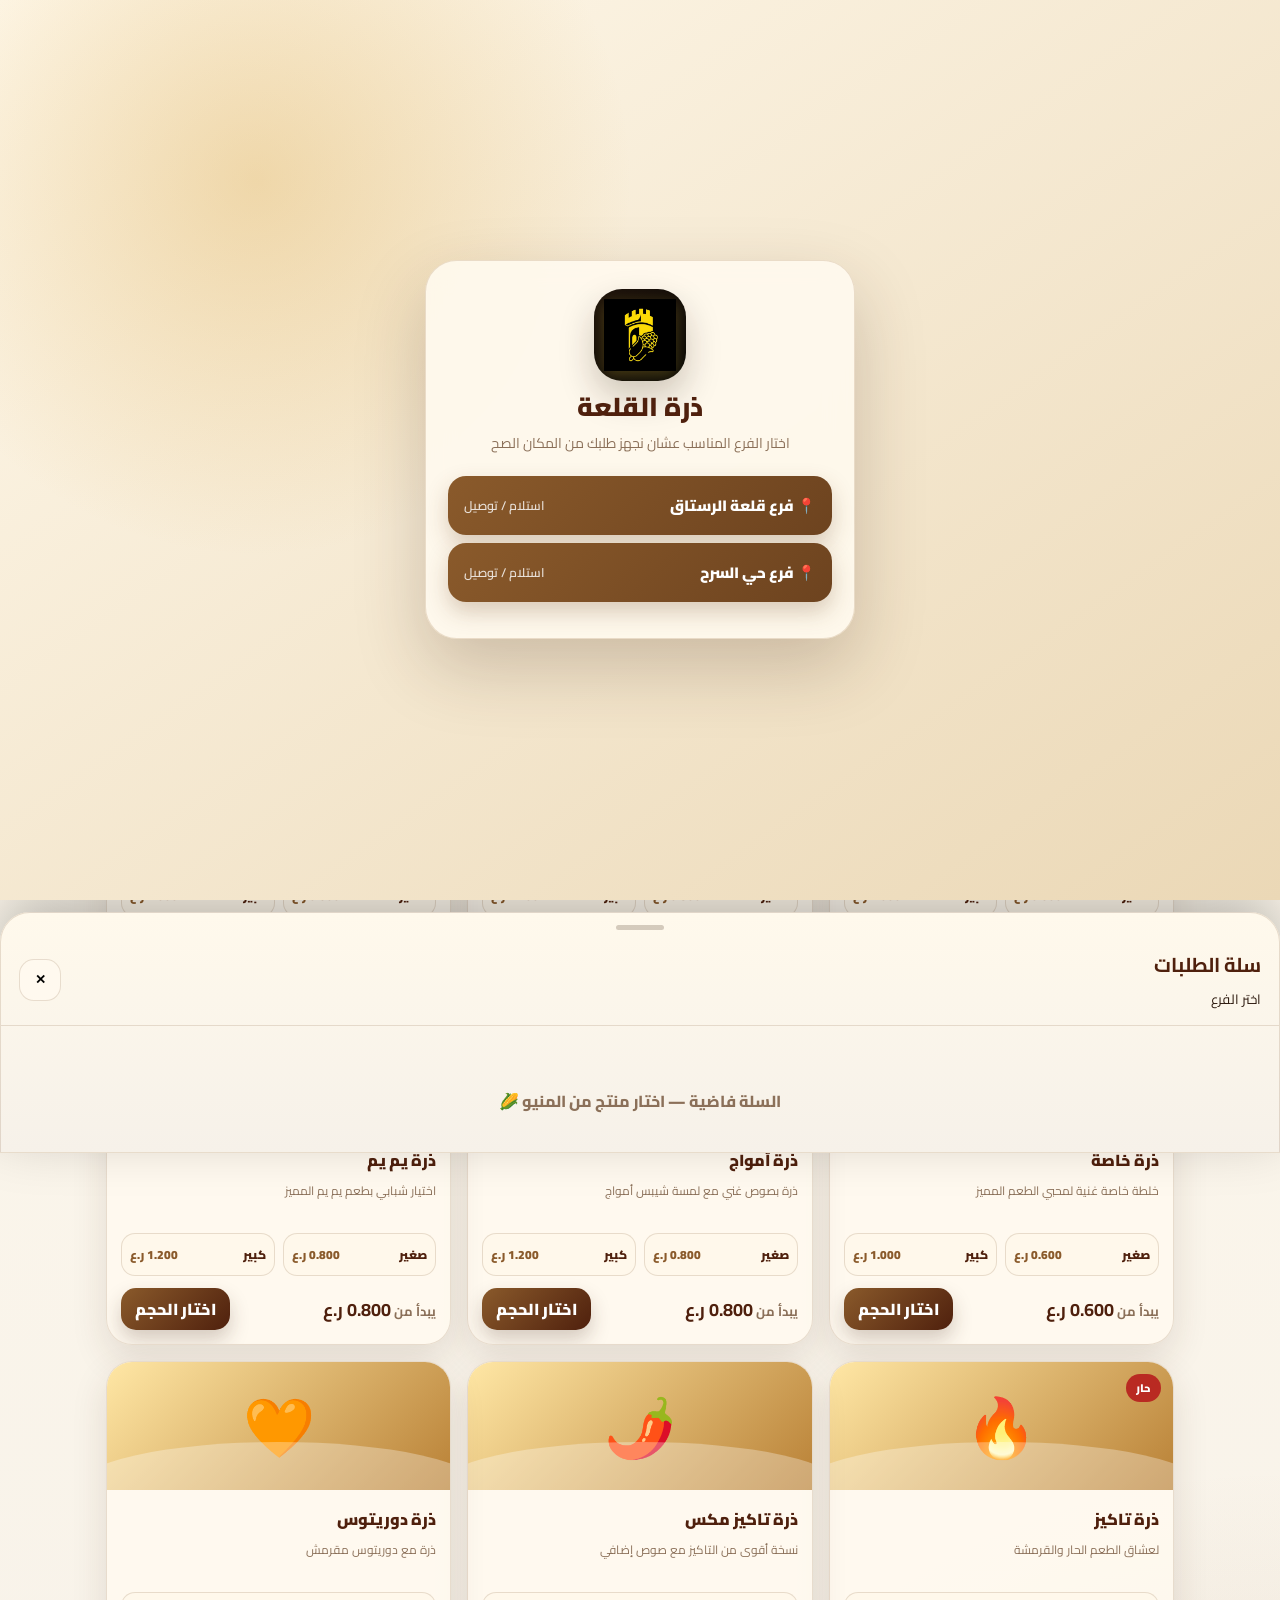
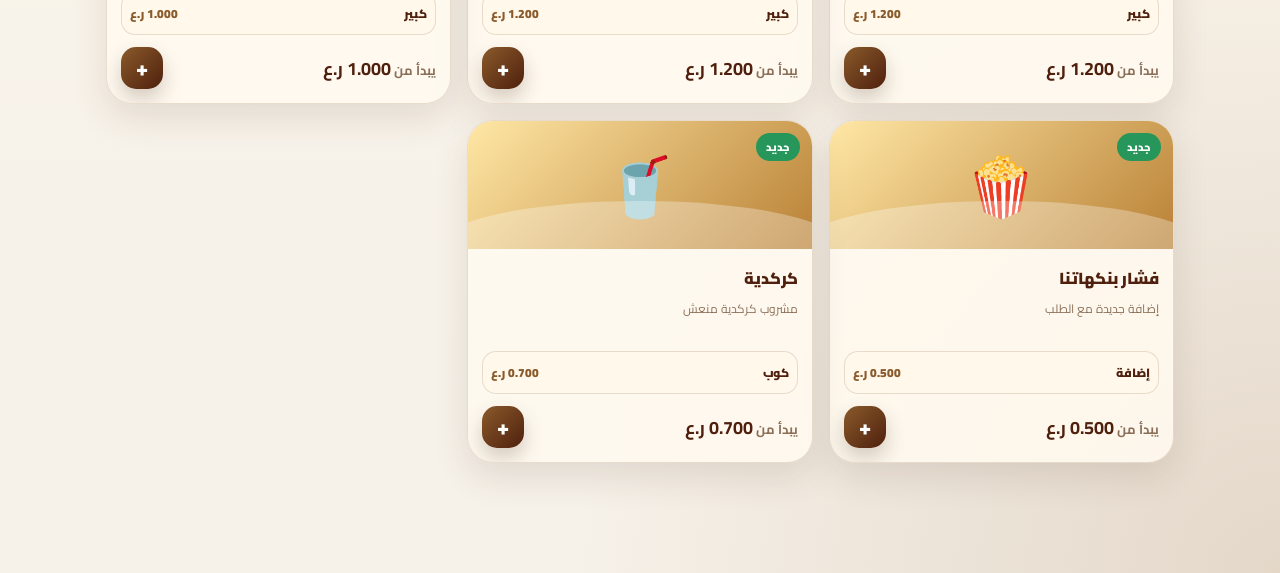
<file: H/fort-corn/index.html>
<!DOCTYPE html>
<html lang="ar" dir="rtl">
<head>
<meta charset="UTF-8">
<meta name="viewport" content="width=device-width, initial-scale=1.0">
<meta name="theme-color" content="#7A4E2D">
<meta name="description" content="منيو ذرة القلعة - اطلب الذرة المفضلة لك بسهولة">
<title>ذرة القلعة | Fort Corn</title>
<link rel="preconnect" href="https://fonts.googleapis.com">
<link href="https://fonts.googleapis.com/css2?family=Cairo:wght@300;400;500;600;700;800;900&display=swap" rel="stylesheet">
<style>
*{box-sizing:border-box;margin:0;padding:0}
html{scroll-behavior:smooth}
:root{
  --hero-logo:url('img/hero-logo-black.webp');
  --cream:#F6F1E9;
  --cream-2:#EBD8B6;
  --cream-3:#FFF9EC;
  --cream-4:#FFFDF7;
  --brown:#8A5A2B;
  --brown-2:#6D431F;
  --brown-dark:#4F200D;
  --gold:#FFD93D;
  --gold-2:#F2C35A;
  --orange:#FF8400;
  --red:#B92A22;
  --green:#26965A;
  --text:#2D1A0F;
  --muted:#8B7059;
  --card:rgba(255,250,239,.88);
  --border:rgba(111,70,31,.16);
  --shadow:0 14px 36px rgba(63,38,21,.12);
  --shadow-hover:0 24px 55px rgba(63,38,21,.18);
  --dark-bg:#1a1a1a;
  --dark-text:#f0f0f0;
  --dark-card:#2a2a2a;
  --dark-border:#444;
}
body{
  font-family:'Cairo',sans-serif;
  background:
    radial-gradient(circle at top left,rgba(217,164,65,.24),transparent 32%),
    radial-gradient(circle at bottom right,rgba(138,90,43,.17),transparent 28%),
    linear-gradient(180deg,var(--cream-3),var(--cream));
  color:var(--text);
  min-height:100vh;
  overflow-x:hidden;
  padding-bottom:110px;
}
button,input,select,textarea{font-family:inherit}
button{cursor:pointer}
.hidden{display:none!important}
body,
.nav,
.card,
.hero-visual,
.tab,
.icon-btn,
input,
select,
textarea,
.btn-primary,
.btn-secondary,
.change-branch,
.cart-sheet,
.cart-item,
.total-box,
.size-modal-card,
.size-option,
.branch-card{
  transition:
    background .25s ease,
    color .25s ease,
    border-color .25s ease,
    box-shadow .25s ease,
    transform .25s ease;
}

@keyframes fadeUp{from{opacity:0;transform:translateY(24px)}to{opacity:1;transform:translateY(0)}}
@keyframes pop{from{transform:scale(.92);opacity:0}to{transform:scale(1);opacity:1}}
@keyframes floatCorn{0%,100%{transform:translateY(0) rotate(-4deg)}50%{transform:translateY(-10px) rotate(4deg)}}
@keyframes shine{0%{transform:translateX(120%) rotate(18deg)}100%{transform:translateX(-180%) rotate(18deg)}}
@keyframes pulseGlow{0%,100%{box-shadow:0 18px 45px rgba(63,38,21,.22)}50%{box-shadow:0 22px 65px rgba(255,217,61,.26)}}
/* =========================
   Enhanced Dark Mode
========================= */
body.dark{
  --hero-logo:url('img/hero-logo-yellow.webp');
  --cream:#0F1317;
  --cream-2:#151A1F;
  --cream-3:#0B0E12;
  --cream-4:#171C21;
  --card:rgba(26,31,37,.94);
  --border:rgba(255,255,255,.08);
  --text:#F4EBDD;
  --muted:#B8AA96;
  --brown:#C89459;
  --brown-2:#A96C36;
  --brown-dark:#F2DEC4;
  --shadow:0 14px 36px rgba(0,0,0,.30);
  --shadow-hover:0 24px 55px rgba(0,0,0,.42);
  background:
    radial-gradient(circle at top left, rgba(200,148,89,.12), transparent 28%),
    radial-gradient(circle at bottom right, rgba(255,217,61,.06), transparent 22%),
    linear-gradient(180deg,#0B0E12 0%, #11161B 52%, #0D1115 100%);
  color:var(--text);
}
body.dark .nav{background:rgba(12,15,19,.86);border-bottom-color:var(--border);box-shadow:0 10px 26px rgba(0,0,0,.22)}
body.dark .card,
body.dark .size-modal-card,
body.dark .total-box,
body.dark .cart-item,
body.dark .tab,
body.dark .icon-btn,
body.dark .btn-secondary,
body.dark .change-branch,
body.dark input,
body.dark select,
body.dark textarea,
body.dark .close,
body.dark .size-option{background:rgba(24,29,35,.96);border-color:var(--border);color:var(--text)}
body.dark input::placeholder,body.dark textarea::placeholder{color:#8F8577}
body.dark .brand-name,
body.dark .section-head h2,
body.dark .card-title,
body.dark .cart-head h3,
body.dark .size-modal-title,
body.dark .hero h1,
body.dark .cart-name{color:var(--text)}
body.dark .branch-chip,
body.dark .hero p,
body.dark .card-desc,
body.dark .section-head small,
body.dark .cart-meta,
body.dark .total-row,
body.dark .from,
body.dark .size-modal-desc{color:var(--muted)}
body.dark .hero h1 span,
body.dark .size-btn small,
body.dark .size-option span:last-child,
body.dark .from strong{color:#E4B472}
body.dark .kicker{background:rgba(200,148,89,.12);border-color:rgba(200,148,89,.22);color:#E8BE84}
body.dark .btn-primary,
body.dark .quick-add,
body.dark .tab.active{background:linear-gradient(135deg,#C89459,#8A5A2B);color:white}
body.dark .btn-secondary:hover,
body.dark .change-branch:hover,
body.dark .icon-btn:hover,
body.dark .size-option:hover{background:rgba(32,38,45,.98)}
body.dark .search input{box-shadow:none}
body.dark .hero-visual{background:linear-gradient(145deg,#050505 0%, #11100D 52%, #1B150A 100%);border:1px solid rgba(255,217,61,.18);box-shadow:0 28px 68px rgba(0,0,0,.42)}
body.dark .hero-visual::before{background:radial-gradient(circle at 18% 18%, rgba(255,217,61,.10), transparent 24%),radial-gradient(circle at 82% 82%, rgba(255,217,61,.07), transparent 26%),linear-gradient(180deg, rgba(255,255,255,.025), rgba(255,255,255,0))}
body.dark .hero-visual::after{background:var(--hero-logo) center center / contain no-repeat;opacity:1;filter:brightness(1.08) contrast(1.05) drop-shadow(0 18px 30px rgba(0,0,0,.42))}
body.dark .hero-info span{background:rgba(15,19,24,.78);color:var(--text);border:1px solid rgba(255,255,255,.08)}
body.dark .logo-showcase,
body.dark .brand-icon,
body.dark .branch-logo{background:linear-gradient(145deg,#050505,#17120D);border:1px solid rgba(255,217,61,.16);box-shadow:0 18px 38px rgba(0,0,0,.34)}
body.dark .logo-ring{border-color:rgba(255,255,255,.10)}
body.dark .size-btn{background:#171C21;color:var(--text);border-color:var(--border)}
body.dark .cart-sheet{background:linear-gradient(180deg,#151A1F,#0F1317);border-color:var(--border)}
body.dark .cart-item{background:rgba(18,22,27,.95)}
body.dark .total-row.final{color:var(--text);border-top-color:var(--border)}
body.dark .floating-cart{background:linear-gradient(135deg,#C89459,#8A5A2B);color:white}
body.dark .branch-warning{background:rgba(185,42,34,.12);border-color:rgba(185,42,34,.22);color:#FF9088}
body.dark .badge-count{border-color:#101418}
body.dark .overlay{background:rgba(0,0,0,.58)}
body.dark .branch-overlay{background:radial-gradient(circle at 20% 20%,rgba(200,148,89,.18),transparent 30%),linear-gradient(145deg,#0D1115,#171C21)}
body.dark .branch-card{background:rgba(22,27,33,.94);border-color:var(--border)}
body.dark .branch-title{color:var(--text)}
body.dark .branch-sub{color:var(--muted)}
body.dark .branch-btn{background:linear-gradient(135deg,#B67D45,#7A4B25);color:white}
body.dark .icon-btn[onclick="toggleDarkMode()"]{background:rgba(200,148,89,.14);color:#FFD28E;border-color:rgba(200,148,89,.24)}

/* Branch */
.branch-overlay{
  position:fixed;inset:0;z-index:999;
  display:flex;align-items:center;justify-content:center;
  padding:22px;
  background:
    radial-gradient(circle at 20% 20%,rgba(217,164,65,.35),transparent 30%),
    linear-gradient(145deg,var(--cream-3),var(--cream-2));
}
.branch-card{
  width:min(430px,100%);
  background:rgba(255,250,239,.9);
  border:1px solid rgba(138,90,43,.18);
  border-radius:32px;
  padding:28px 22px;
  text-align:center;
  box-shadow:0 28px 70px rgba(63,38,21,.22);
  backdrop-filter:blur(14px);
  animation:pop .45s ease both;
}
.branch-logo{width:92px;height:92px;margin:0 auto 10px;border-radius:28px;background:linear-gradient(145deg,#1E130B,#050505);display:grid;place-items:center;box-shadow:0 16px 35px rgba(31,16,6,.22);overflow:hidden}
.branch-logo img{width:78%;height:78%;object-fit:contain;display:block;filter:drop-shadow(0 5px 8px rgba(255,217,61,.24))}
.branch-title{font-size:26px;font-weight:900;color:var(--brown-dark);line-height:1.2}
.branch-sub{color:var(--muted);font-size:14px;margin:8px 0 20px}
.branch-btn{
  width:100%;border:0;border-radius:18px;padding:15px 16px;margin:8px 0;
  background:linear-gradient(135deg,var(--brown),var(--brown-2));
  color:white;font-weight:900;font-size:15px;
  box-shadow:0 10px 22px rgba(109,67,31,.25);
  transition:.22s;
  display:flex;align-items:center;justify-content:space-between;gap:10px;
}
.branch-btn:hover{transform:translateY(-2px) scale(1.01)}
.branch-btn small{font-weight:600;opacity:.82}

/* Top nav */
.nav{
  position:sticky;top:0;z-index:50;
  background:rgba(247,238,220,.78);
  backdrop-filter:blur(18px);
  border-bottom:1px solid var(--border);
}
.nav-inner{max-width:1100px;margin:auto;padding:12px 16px;display:flex;align-items:center;justify-content:space-between;gap:12px}
.brand{display:flex;align-items:center;gap:10px}
.brand-icon{width:46px;height:46px;border-radius:16px;background:linear-gradient(145deg,#1E130B,#050505);display:flex;align-items:center;justify-content:center;box-shadow:0 10px 22px rgba(63,38,21,.22);overflow:hidden;border:1px solid rgba(255,217,61,.28)}
.brand-icon img{width:76%;height:76%;object-fit:contain;display:block;filter:drop-shadow(0 4px 7px rgba(255,217,61,.22))}
.brand-name{font-size:18px;font-weight:900;color:var(--brown-dark);line-height:1.15}
.branch-chip{font-size:11px;color:var(--muted);display:flex;gap:5px;align-items:center}
.nav-actions{display:flex;align-items:center;gap:8px}
.icon-btn{width:42px;height:42px;border:1px solid var(--border);background:var(--card);border-radius:15px;color:var(--brown-dark);font-weight:900;position:relative;box-shadow:0 8px 18px rgba(63,38,21,.08)}
.badge-count{position:absolute;top:-7px;right:-7px;background:var(--red);color:white;border-radius:999px;min-width:20px;height:20px;font-size:11px;display:flex;align-items:center;justify-content:center;border:2px solid var(--cream)}

/* Hero */
.hero{max-width:1100px;margin:auto;padding:34px 16px 24px;display:grid;grid-template-columns:1.05fr .95fr;gap:24px;align-items:center}
.hero-copy{animation:fadeUp .55s ease both}
.kicker{display:inline-flex;align-items:center;gap:8px;background:rgba(138,90,43,.1);border:1px solid var(--border);color:var(--brown-2);padding:8px 14px;border-radius:999px;font-size:12px;font-weight:800;margin-bottom:14px}
.hero h1{font-size:clamp(34px,6vw,66px);line-height:1.08;color:var(--brown-dark);font-weight:900;letter-spacing:-1px}
.hero h1 span{color:var(--brown)}
.hero p{color:var(--muted);font-size:15px;line-height:1.8;margin:14px 0 20px;max-width:560px}
.hero-actions{display:flex;gap:10px;flex-wrap:wrap}
.btn-primary,.btn-secondary{border:0;border-radius:18px;padding:13px 22px;font-weight:900;font-size:14px;transition:.22s}
.btn-primary{background:linear-gradient(135deg,var(--brown),var(--brown-dark));color:white;box-shadow:0 14px 25px rgba(63,38,21,.25)}
.btn-secondary{background:var(--card);color:var(--brown-dark);border:1px solid var(--border)}
.btn-primary:hover,.btn-secondary:hover{transform:translateY(-2px)}
.hero-visual{
  min-height:318px;
  border-radius:42px;
  position:relative;
  overflow:hidden;
  isolation:isolate;
  background:
    radial-gradient(circle at 18% 18%,rgba(255,217,61,.20),transparent 26%),
    radial-gradient(circle at 82% 82%,rgba(138,90,43,.14),transparent 28%),
    linear-gradient(145deg,#FFF7E6 0%, #F2D694 48%, #D39A43 100%);
  box-shadow:0 28px 70px rgba(63,38,21,.18);
  animation:fadeUp .7s ease both, pulseGlow 4s ease-in-out infinite;
  border:1px solid rgba(138,90,43,.16);
}
.hero-visual::before{
  content:'';
  position:absolute;
  inset:0;
  z-index:0;
  background:
    linear-gradient(180deg,rgba(255,255,255,.34),rgba(255,255,255,.04)),
    radial-gradient(circle at 50% 105%,rgba(255,255,255,.32),transparent 42%);
}
.hero-visual::after{
  content:'';
  position:absolute;
  inset:10px 12px;
  z-index:1;
  background:var(--hero-logo) center center / contain no-repeat;
  opacity:1;
  filter:drop-shadow(0 18px 28px rgba(63,38,21,.20));
  pointer-events:none;
}
.hero-corn{position:absolute;animation:floatCorn 3s ease-in-out infinite;font-size:46px;filter:drop-shadow(0 10px 14px rgba(0,0,0,.15));z-index:3}
.hero-corn.one{right:38px;top:38px}.hero-corn.two{left:34px;bottom:48px;animation-delay:.4s}.hero-corn.three{right:72px;bottom:34px;font-size:32px;animation-delay:.8s}.hero-corn.four{left:62px;top:62px;font-size:32px;animation-delay:1.1s}
.hero-info{display:none}

/* Main */
.main{max-width:1100px;margin:auto;padding:0 16px}
.tools{display:grid;grid-template-columns:1fr auto;gap:10px;margin:8px 0 14px}
.search{position:relative}
.search input{width:100%;height:52px;border-radius:18px;border:1px solid var(--border);background:var(--card);padding:0 48px 0 16px;font-size:14px;box-shadow:0 10px 20px rgba(63,38,21,.06);outline:0;color:var(--text)}
.search span{position:absolute;right:16px;top:50%;transform:translateY(-50%)}
.change-branch{height:52px;border:1px solid var(--border);background:var(--card);border-radius:18px;padding:0 16px;font-weight:900;color:var(--brown-dark);white-space:nowrap}
.tabs{display:flex;gap:8px;overflow:auto;padding:4px 0 14px;scrollbar-width:none}
.tabs::-webkit-scrollbar{display:none}
.tab{border:1px solid var(--border);background:var(--card);border-radius:999px;padding:9px 16px;white-space:nowrap;font-weight:800;color:var(--muted);transition:.2s}
.tab.active{background:linear-gradient(135deg,var(--brown),var(--brown-dark));color:white;border-color:transparent;box-shadow:0 10px 20px rgba(63,38,21,.18)}

.section-head{display:flex;align-items:center;justify-content:space-between;margin:8px 0 14px}
.section-head h2{font-size:20px;color:var(--brown-dark)}
.section-head small{color:var(--muted);font-weight:700}
.grid{display:grid;grid-template-columns:repeat(3,1fr);gap:16px}
.card{background:var(--card);border:1px solid var(--border);border-radius:26px;overflow:hidden;box-shadow:var(--shadow);transition:.25s;animation:fadeUp .45s ease both;position:relative}
.card:hover{transform:translateY(-5px);box-shadow:var(--shadow-hover)}
.card-top{height:128px;background:linear-gradient(135deg,#FFE7A5,#B98136);display:flex;align-items:center;justify-content:center;font-size:58px;position:relative;overflow:hidden}
.card-top:after{content:'';position:absolute;inset:auto -30px -42px -30px;height:90px;background:rgba(255,255,255,.3);border-radius:50% 50% 0 0}
.item-badge{position:absolute;top:12px;right:12px;background:var(--red);color:white;padding:4px 10px;border-radius:999px;font-size:11px;font-weight:900;z-index:2}
.item-badge.new{background:var(--green)}
.card-body{padding:14px}
.card-title{font-size:16px;font-weight:900;color:var(--brown-dark);margin-bottom:6px}
.card-desc{font-size:12px;color:var(--muted);line-height:1.7;min-height:40px}
.sizes{display:flex;gap:8px;margin:12px 0;flex-wrap:wrap}
.size-btn{flex:1;border:1px solid var(--border);background:#fff8eb;border-radius:14px;padding:9px 8px;display:flex;align-items:center;justify-content:space-between;gap:8px;color:var(--brown-dark);font-weight:900;font-size:12px}
.size-btn small{color:var(--brown);font-size:12px}
.add-row{display:flex;align-items:center;justify-content:space-between;gap:8px;margin-top:10px}
.add-row .from{font-size:13px;color:var(--muted);font-weight:700}.from strong{font-size:18px;color:var(--brown-dark)}
.quick-add{width:42px;height:42px;border:0;border-radius:15px;background:linear-gradient(135deg,var(--brown),var(--brown-dark));color:white;font-size:22px;font-weight:900;box-shadow:0 10px 20px rgba(63,38,21,.22)}
.quick-add.select-size{font-size:16px;width:auto;min-width:92px;padding:0 14px}

/* Size Modal */
.size-modal{position:fixed;inset:0;background:rgba(0,0,0,.5);backdrop-filter:blur(6px);display:flex;align-items:center;justify-content:center;padding:18px;z-index:120;opacity:0;pointer-events:none;transition:.24s}
.size-modal.show{opacity:1;pointer-events:auto}
.size-modal-card{width:min(390px,100%);background:linear-gradient(180deg,var(--cream-4),var(--cream));border:1px solid var(--border);border-radius:30px;padding:18px;box-shadow:0 28px 80px rgba(0,0,0,.28);animation:pop .3s ease both}
.size-modal-head{display:flex;align-items:center;justify-content:space-between;gap:10px;margin-bottom:12px}
.size-modal-title{font-size:20px;font-weight:900;color:var(--brown-dark)}
.size-modal-desc{font-size:13px;color:var(--muted);line-height:1.7;margin-bottom:12px}
.size-options{display:grid;gap:10px}
.size-option{border:1px solid var(--border);background:rgba(255,250,239,.9);border-radius:18px;padding:14px;display:flex;justify-content:space-between;align-items:center;font-weight:900;color:var(--brown-dark);transition:.2s}
.size-option:hover{transform:translateY(-2px);box-shadow:0 12px 24px rgba(63,38,21,.12)}
.size-option strong{font-size:15px}.size-option span:last-child{color:var(--brown)}

/* Cart */
.overlay{position:fixed;inset:0;background:rgba(0,0,0,.48);backdrop-filter:blur(5px);opacity:0;pointer-events:none;transition:.25s;z-index:80}.overlay.show{opacity:1;pointer-events:auto}
.cart-sheet{position:fixed;left:0;right:0;bottom:0;z-index:90;background:linear-gradient(180deg,var(--cream-3),var(--cream));border-radius:30px 30px 0 0;box-shadow:0 -20px 60px rgba(0,0,0,.25);max-height:92vh;transform:translateY(105%);transition:.35s cubic-bezier(.2,.8,.2,1);display:flex;flex-direction:column;border:1px solid var(--border)}
.cart-sheet.open{transform:translateY(0)}
.handle{width:48px;height:5px;background:rgba(63,38,21,.22);border-radius:999px;margin:12px auto 4px}
.cart-head{display:flex;align-items:center;justify-content:space-between;padding:12px 18px;border-bottom:1px solid var(--border)}
.cart-head h3{font-size:20px;color:var(--brown-dark)}
.close{border:1px solid var(--border);background:var(--card);width:42px;height:42px;border-radius:15px;font-weight:900}
.cart-items{overflow:auto;padding:12px 16px;display:flex;flex-direction:column;gap:10px}
.cart-item{display:grid;grid-template-columns:auto 1fr auto;gap:10px;align-items:center;background:rgba(255,250,239,.82);border:1px solid var(--border);border-radius:18px;padding:12px}
.cart-emoji{font-size:32px}.cart-name{font-weight:900;color:var(--brown-dark);font-size:14px}.cart-meta{color:var(--muted);font-size:12px;font-weight:700}
.qty{display:flex;align-items:center;gap:7px}.qty button{width:30px;height:30px;border-radius:50%;border:0;background:var(--brown);color:white;font-weight:900}.qty span{min-width:20px;text-align:center;font-weight:900}
.cart-footer{padding:12px 16px 22px;border-top:1px solid var(--border);display:flex;flex-direction:column;gap:10px}
.total-box{background:var(--card);border:1px solid var(--border);border-radius:18px;padding:12px;display:flex;flex-direction:column;gap:8px}.total-row{display:flex;justify-content:space-between;color:var(--muted);font-weight:700}.total-row.final{color:var(--brown-dark);font-size:18px;font-weight:900;border-top:1px solid var(--border);padding-top:8px}
.form-grid{display:grid;grid-template-columns:1fr 1fr;gap:8px}input,select,textarea{border:1px solid var(--border);background:var(--card);border-radius:15px;padding:12px;color:var(--text);outline:0}textarea{resize:none;width:100%}.wide{width:100%}
.branch-warning{background:rgba(185,42,34,.08);border:1px solid rgba(185,42,34,.18);color:var(--red);border-radius:14px;padding:10px;font-size:12px;font-weight:800;line-height:1.7}
.send-wa{border:0;background:linear-gradient(135deg,#26D366,#128C7E);color:white;border-radius:17px;padding:14px;font-weight:900;font-size:15px;box-shadow:0 12px 24px rgba(38,211,102,.22)}
.clear-cart{border:1px solid var(--border);background:var(--card);color:var(--red);border-radius:17px;padding:13px;font-weight:900}.actions{display:grid;grid-template-columns:auto 1fr;gap:8px}
.empty{padding:36px 16px;text-align:center;color:var(--muted);font-weight:800}

/* Floating */
.floating-cart{position:fixed;left:16px;bottom:18px;z-index:70;border:0;border-radius:22px;background:linear-gradient(135deg,var(--brown),var(--brown-dark));color:white;padding:12px 18px;box-shadow:0 18px 35px rgba(63,38,21,.32);display:none;align-items:center;gap:10px;font-weight:900}.floating-cart.show{display:flex}.floating-cart small{display:block;opacity:.8;font-size:11px;text-align:right}.toast{position:fixed;left:50%;bottom:88px;z-index:999;background:var(--brown-dark);color:white;padding:12px 18px;border-radius:18px;box-shadow:0 14px 30px rgba(0,0,0,.25);animation:pop .3s ease both;font-weight:800;font-size:13px;transform:translateX(-50%)}
.no-results{text-align:center;padding:42px 12px;color:var(--muted);font-weight:800}

@media(max-width:850px){.hero{grid-template-columns:1fr}.hero-visual{min-height:280px}.grid{grid-template-columns:repeat(2,1fr)}}
@media(max-width:560px){body{padding-bottom:96px}.grid{grid-template-columns:1fr}.tools{grid-template-columns:1fr}.change-branch{width:100%}.form-grid{grid-template-columns:1fr}.actions{grid-template-columns:1fr}.hero{padding-top:24px}.hero-actions{display:grid}.hero-visual{min-height:250px;border-radius:32px}.hero-visual::after{inset:8px;background:var(--hero-logo) center center / contain no-repeat}.hero-corn.one{right:18px}.hero-corn.two{left:18px}.nav-inner{padding:10px}.brand-name{font-size:16px}}
</style>
</head>
<body>

<div class="branch-overlay" id="branchOverlay">
  <div class="branch-card">
    <div class="branch-logo"><img src="img/logo.webp" alt="شعار ذرة القلعة"></div>
    <div class="branch-title">ذرة القلعة</div>
    <div class="branch-sub">اختار الفرع المناسب عشان نجهز طلبك من المكان الصح</div>
    <button class="branch-btn" onclick="selectBranch('فرع قلعة الرستاق','96894317123','https://maps.google.com/?q=فرع+قلعة+الرستاق')"><span>📍 فرع قلعة الرستاق</span><small>استلام / توصيل</small></button>
    <button class="branch-btn" onclick="selectBranch('فرع حي السرح','96894317123','https://maps.google.com/?q=فرع+حي+السرح')"><span>📍 فرع حي السرح</span><small>استلام / توصيل</small></button>
  </div>
</div>

<div class="overlay" id="overlay" onclick="closeCart()"></div>
<div class="size-modal" id="sizeModal" onclick="closeSizeModal(event)">
  <div class="size-modal-card">
    <div class="size-modal-head">
      <div class="size-modal-title" id="sizeModalTitle">اختار الحجم</div>
      <button class="close" onclick="closeSizeModal()">✕</button>
    </div>
    <div class="size-modal-desc" id="sizeModalDesc">حدد الحجم المناسب قبل الإضافة للسلة.</div>
    <div class="size-options" id="sizeOptions"></div>
  </div>
</div>
<div id="toastRoot"></div>

<nav class="nav">
  <div class="nav-inner">
    <div class="brand">
      <div class="brand-icon"><img src="img/logo.webp" alt="شعار ذرة القلعة"></div>
      <div>
        <div class="brand-name">ذرة القلعة</div>
        <div class="branch-chip" id="branchChip">اختر الفرع</div>
      </div>
    </div>
    <div class="nav-actions">
      <button class="icon-btn" onclick="toggleDarkMode()">🌙</button>
      <button class="icon-btn" onclick="showBranchSelector()" aria-label="تغيير الفرع">📍</button>
      <button class="icon-btn" onclick="openCart()" aria-label="السلة">🛒 <span class="badge-count hidden" id="navCount">0</span></button>
    </div>
  </div>
</nav>

<header class="hero">
  <div class="hero-copy">
    <div class="kicker">🔥 ألذ ذرة بطعم مختلف</div>
    <h1>منيو <span>ذرة القلعة</span><br>بطابع فاخر وسريع</h1>
    <p>اختار الفرع، حدد الحجم والإضافات، وابعث الطلب مباشرة على واتساب بتنسيق جاهز للمطعم.</p>
    <div class="hero-actions">
      <button class="btn-primary" onclick="document.getElementById('menu').scrollIntoView({behavior:'smooth'})">تصفح المنيو</button>
      <button class="btn-secondary" onclick="openCart()">عرض السلة</button>
    </div>
  </div>
  <div class="hero-visual" aria-hidden="true">
    <div class="hero-corn one">🌽</div>
    <div class="hero-corn two">🧀</div>
    <div class="hero-corn three">🥔</div>
    <div class="hero-corn four">🍿</div>
  </div>
</header>

<main class="main" id="menu">
  <div class="tools">
    <div class="search"><span>🔍</span><input id="searchInput" oninput="renderProducts()" placeholder="ابحث عن ذرة، جبن، تاكيز، دوريتوس..."></div>
    <button class="change-branch" onclick="showBranchSelector()">تغيير الفرع</button>
  </div>

  <div class="tabs" id="tabs"></div>

  <div class="section-head">
    <h2>المنيو</h2>
    <small id="resultCount"></small>
  </div>
  <div class="grid" id="productsGrid"></div>
  <div class="no-results hidden" id="noResults">مفيش منتجات مطابقة للبحث</div>
</main>

<button class="floating-cart" id="floatCart" onclick="openCart()">
  <span>🛒</span>
  <span><small>سلة الطلبات</small><span id="floatTotal">0.000 ر.ع</span></span>
  <span class="badge-count" id="floatCount">0</span>
</button>

<section class="cart-sheet" id="cartSheet" aria-label="سلة الطلبات">
  <div class="handle"></div>
  <div class="cart-head">
    <div><h3>سلة الطلبات</h3><small id="cartBranch">لم يتم اختيار فرع</small></div>
    <button class="close" onclick="closeCart()">✕</button>
  </div>
  <div class="cart-items" id="cartItems"></div>
  <div class="empty" id="emptyCart">السلة فاضية — اختار منتج من المنيو 🌽</div>
  <div class="cart-footer hidden" id="cartFooter">
    <div class="total-box">
      <div class="total-row"><span>المجموع</span><span id="subtotalEl">0.000 ر.ع</span></div>
      <div class="total-row"><span>التوصيل</span><span id="deliveryEl">0.000 ر.ع</span></div>
      <div class="total-row final"><span>الإجمالي</span><span id="totalEl">0.000 ر.ع</span></div>
    </div>
    <div class="form-grid">
      <input id="custName" placeholder="الاسم" required>
      <select id="orderType" onchange="syncCart()">
        <option value="pickup">استلام من الفرع</option>
        <option value="delivery">توصيل</option>
      </select>
    </div>
    <select id="paymentMethod">
      <option value="كاش">كاش</option>
      <option value="فيزا">فيزا</option>
    </select>
    <input id="custCar" class="wide" placeholder="رقم السيارة" required>
    <input id="custAddress" class="wide hidden" placeholder="العنوان - يظهر مهم للتوصيل">
    <button id="shareLocationBtn" class="wide hidden" onclick="shareLocation()">شارك موقعك الحالي</button>
    <textarea id="notes" rows="2" placeholder="ملاحظات على الطلب: بدون شطة، جبن زيادة..."></textarea>
    <div class="branch-warning hidden" id="branchWarning">لازم تختار الفرع قبل إرسال الطلب.</div>
    <div class="actions">
      <button class="clear-cart" onclick="clearCart()">مسح</button>
      <button class="send-wa" onclick="sendWhatsApp()">إرسال الطلب واتساب</button>
    </div>
  </div>
</section>

<script>
const DELIVERY_COST = 0.500;
const formatPrice = n => Number(n).toFixed(3) + ' ر.ع';

const CATEGORIES = [
  {id:'all',label:'الكل'},
  {id:'classic',label:'ذرة كلاسيك'},
  {id:'special',label:'ذرة خاصة'},
  {id:'chips',label:'شيبس وتاكيز'},
  {id:'adds',label:'إضافات'}
];

const PRODUCTS = [
  {id:'cheese',cat:'classic',name:'ذرة جبن',emoji:'🧀',desc:'ذرة ساخنة مع صوص الجبن الكريمي',badge:'Best Seller #1',sizes:[{name:'صغير',price:.600},{name:'كبير',price:1.000}]},
  {id:'oman',cat:'special',name:'ذرة جبن بطاطس عمان',emoji:'🥔',desc:'ميكس ذرة وجبن مع قرمشة بطاطس عمان',badge:'Best Seller #2',sizes:[{name:'صغير',price:.800},{name:'كبير',price:1.200}]},
  {id:'normal',cat:'classic',name:'ذرة عادية',emoji:'🌽',desc:'الطعم الأصلي للذرة بتتبيلة ذرة القلعة',sizes:[{name:'صغير',price:.600},{name:'كبير',price:1.000}]},
  {id:'special',cat:'special',name:'ذرة خاصة',emoji:'👑',desc:'خلطة خاصة غنية لمحبي الطعم المميز',sizes:[{name:'صغير',price:.600},{name:'كبير',price:1.000}]},
  {id:'waves',cat:'chips',name:'ذرة أمواج',emoji:'🌊',desc:'ذرة بصوص غني مع لمسة شيبس أمواج',sizes:[{name:'صغير',price:.800},{name:'كبير',price:1.200}]},
  {id:'yumyum',cat:'chips',name:'ذرة يم يم',emoji:'🍜',desc:'اختيار شبابي بطعم يم يم المميز',sizes:[{name:'صغير',price:.800},{name:'كبير',price:1.200}]},
  {id:'takis-l',cat:'chips',name:'ذرة تاكيز',emoji:'🔥',desc:'لعشاق الطعم الحار والقرمشة',badge:'حار',sizes:[{name:'كبير',price:1.200}]},
  {id:'takis-r',cat:'chips',name:'ذرة تاكيز مكس',emoji:'🌶️',desc:'نسخة أقوى من التاكيز مع صوص إضافي',sizes:[{name:'كبير',price:1.200}]},
  {id:'doritos',cat:'chips',name:'ذرة دوريتوس',emoji:'🧡',desc:'ذرة مع دوريتوس مقرمش',sizes:[{name:'كبير',price:1.000}]},
  {id:'pinkhata',cat:'adds',name:'فشار بنكهاتنا',emoji:'🍿',desc:'إضافة جديدة مع الطلب',badge:'جديد',sizes:[{name:'إضافة',price:.500}]},
  {id:'karkade',cat:'adds',name:'كركدية',emoji:'🥤',desc:'مشروب كركدية منعش',badge:'جديد',sizes:[{name:'كوب',price:.700}]}
];

let activeCat = 'all';
let cart = JSON.parse(localStorage.getItem('fort_cart') || '[]');
let branch = JSON.parse(localStorage.getItem('fort_branch') || 'null');
let userLocation = null;
let darkMode = localStorage.getItem('fort_dark') === 'true';

function save(){localStorage.setItem('fort_cart',JSON.stringify(cart)); if(branch)localStorage.setItem('fort_branch',JSON.stringify(branch));}
function selectBranch(name,phone,location){branch={name,phone,location};save();document.getElementById('branchOverlay').classList.add('hidden');syncBranch();toast('تم اختيار ' + name)}
function showBranchSelector(){document.getElementById('branchOverlay').classList.remove('hidden')}
function syncBranch(){
  const text = branch ? '📍 ' + branch.name : 'اختر الفرع';
  document.getElementById('branchChip').textContent = text;
  document.getElementById('cartBranch').textContent = text;
  document.getElementById('branchWarning').classList.toggle('hidden',!!branch);
}

function renderTabs(){
  document.getElementById('tabs').innerHTML = CATEGORIES.map(c=>`<button class="tab ${c.id===activeCat?'active':''}" onclick="activeCat='${c.id}';renderTabs();renderProducts()">${c.label}</button>`).join('');
}

function minPrice(p){return Math.min(...p.sizes.map(s=>s.price))}
function renderProducts(){
  const q = document.getElementById('searchInput').value.trim().toLowerCase();
  const list = PRODUCTS.filter(p => (activeCat==='all'||p.cat===activeCat) && (!q || p.name.toLowerCase().includes(q) || p.desc.toLowerCase().includes(q)));
  document.getElementById('resultCount').textContent = list.length + ' منتج';
  document.getElementById('noResults').classList.toggle('hidden',list.length>0);
  document.getElementById('productsGrid').innerHTML = list.map((p,i)=>`
    <article class="card" style="animation-delay:${i*35}ms">
      <div class="card-top">
        ${p.badge?`<span class="item-badge ${p.badge==='جديد'?'new':''}">${p.badge}</span>`:''}
        <span>${p.emoji}</span>
      </div>
      <div class="card-body">
        <div class="card-title">${p.name}</div>
        <div class="card-desc">${p.desc}</div>
        <div class="sizes">
          ${p.sizes.map(s=>`<button class="size-btn" onclick="addItem('${p.id}','${s.name}',${s.price})"><span>${s.name}</span><small>${formatPrice(s.price)}</small></button>`).join('')}
        </div>
        <div class="add-row">
          <div class="from">يبدأ من <strong>${formatPrice(minPrice(p))}</strong></div>
          <button class="quick-add ${p.sizes.length > 1 ? 'select-size' : ''}" onclick="quickAdd('${p.id}')">${p.sizes.length > 1 ? 'اختار الحجم' : '+'}</button>
        </div>
      </div>
    </article>`).join('');
}

function quickAdd(id){
  const p = PRODUCTS.find(x=>x.id===id);
  if(!p) return;
  if(p.sizes.length === 1){
    addItem(p.id, p.sizes[0].name, p.sizes[0].price);
  }else{
    openSizeModal(p.id);
  }
}

function openSizeModal(id){
  const p = PRODUCTS.find(x=>x.id===id);
  if(!p) return;
  document.getElementById('sizeModalTitle').textContent = p.name;
  document.getElementById('sizeModalDesc').textContent = 'اختار الحجم المناسب للطلب قبل الإضافة للسلة.';
  document.getElementById('sizeOptions').innerHTML = p.sizes.map(s=>`
    <button class="size-option" onclick="addItem('${p.id}','${s.name}',${s.price});closeSizeModal()">
      <strong>${s.name}</strong>
      <span>${formatPrice(s.price)}</span>
    </button>
  `).join('');
  document.getElementById('sizeModal').classList.add('show');
}

function closeSizeModal(e){
  if(e && !e.target.classList.contains('size-modal')) return;
  document.getElementById('sizeModal').classList.remove('show');
}

function addItem(id,size,price){
  const p = PRODUCTS.find(x=>x.id===id);
  const key = id + '_' + size;
  const ex = cart.find(i=>i.key===key);
  if(ex) ex.qty++; else cart.push({key,id,name:p.name,emoji:p.emoji,size,price,qty:1});
  save();syncCart();toast('تمت الإضافة للسلة');
}
function changeQty(key,delta){
  const item = cart.find(i=>i.key===key); if(!item)return;
  item.qty += delta;
  if(item.qty<=0) cart = cart.filter(i=>i.key!==key);
  save();syncCart();
}
function clearCart(){cart=[];save();syncCart();toast('تم مسح السلة')}
const subtotal = () => cart.reduce((s,i)=>s+i.price*i.qty,0);
const qty = () => cart.reduce((s,i)=>s+i.qty,0);

function syncCart(){
  const q=qty(); const sub=subtotal();
  const orderType=document.getElementById('orderType')?.value || 'pickup';
  const delivery = orderType==='delivery' && cart.length ? DELIVERY_COST : 0;
  const total = sub + delivery;
  document.getElementById('navCount').textContent=q;document.getElementById('navCount').classList.toggle('hidden',q===0);
  document.getElementById('floatCount').textContent=q;document.getElementById('floatTotal').textContent=formatPrice(total);document.getElementById('floatCart').classList.toggle('show',q>0);
  document.getElementById('emptyCart').classList.toggle('hidden',q>0);document.getElementById('cartFooter').classList.toggle('hidden',q===0);
  document.getElementById('subtotalEl').textContent=formatPrice(sub);document.getElementById('deliveryEl').textContent=formatPrice(delivery);document.getElementById('totalEl').textContent=formatPrice(total);
  const isDelivery = orderType === 'delivery';
  document.getElementById('custAddress').classList.toggle('hidden', !isDelivery);
  document.getElementById('shareLocationBtn').classList.toggle('hidden', !isDelivery);
  document.getElementById('custCar').classList.toggle('hidden', isDelivery);
  document.getElementById('custCar').required = !isDelivery;
  document.getElementById('cartItems').innerHTML = cart.map(i=>`
    <div class="cart-item">
      <div class="cart-emoji">${i.emoji}</div>
      <div><div class="cart-name">${i.name}</div><div class="cart-meta">${i.size} · ${formatPrice(i.price)}</div></div>
      <div class="qty"><button onclick="changeQty('${i.key}',-1)">−</button><span>${i.qty}</span><button onclick="changeQty('${i.key}',1)">+</button></div>
    </div>`).join('');
  syncBranch();
}
function openCart(){document.getElementById('cartSheet').classList.add('open');document.getElementById('overlay').classList.add('show')}
function closeCart(){document.getElementById('cartSheet').classList.remove('open');document.getElementById('overlay').classList.remove('show')}
function sendWhatsApp(){
  if(!branch){document.getElementById('branchWarning').classList.remove('hidden');showBranchSelector();return}
  if(!cart.length){toast('السلة فاضية');return}
  const name=document.getElementById('custName').value.trim();
  if(!name){toast('الاسم مطلوب');return}
  const orderType=document.getElementById('orderType').value;
  const payment=document.getElementById('paymentMethod').value;
  const carNumber=document.getElementById('custCar').value.trim();
  const address=document.getElementById('custAddress').value.trim();
  const notes=document.getElementById('notes').value.trim();
  if(orderType==='pickup' && !carNumber){toast('ادخل رقم السيارة للاستلام من المطعم');return}
  const del = orderType==='delivery' ? DELIVERY_COST : 0;
  let msg = `طلب جديد من منيو ذرة القلعة%0A`;
  msg += `الفرع: ${branch.name}%0A`;
  msg += `نوع الطلب: ${orderType==='delivery'?'توصيل':'استلام من الفرع'}%0A`;
  msg += `الاسم: ${name}%0A`;
  if(orderType==='pickup') msg += `رقم السيارة: ${carNumber}%0A`;
  msg += `الدفع: ${payment}%0A%0A`;
  msg += `الطلب:%0A`;
  cart.forEach((i,idx)=>{msg += `${idx+1}- ${i.name} (${i.size}) × ${i.qty} = ${formatPrice(i.price*i.qty)}%0A`});
  msg += `%0Aالمجموع: ${formatPrice(subtotal())}%0Aالتوصيل: ${formatPrice(del)}%0Aالإجمالي: ${formatPrice(subtotal()+del)}%0A`;
  if(orderType==='delivery'){
    if(address) msg += `العنوان: ${address}%0A`;
    if(userLocation) msg += `موقعك على Google Maps: ${userLocation}%0A`;
  }
  if(notes) msg += `%0Aملاحظات: ${notes}`;
  window.open(`https://wa.me/${branch.phone}?text=${msg}`,'_blank');
}
function shareLocation(){
  if(!navigator.geolocation){toast('المتصفح لا يدعم تحديد الموقع');return}
  toast('جاري تحديد الموقع...');
  navigator.geolocation.getCurrentPosition(pos=>{
    const {latitude, longitude} = pos.coords;
    userLocation = `https://maps.google.com/?q=${latitude},${longitude}`;
    toast('تم حفظ الموقع مع الطلب');
  },()=>toast('تعذر تحديد الموقع'));
}
function toggleDarkMode(){
  darkMode = !darkMode;
  localStorage.setItem('fort_dark', darkMode);
  document.body.classList.toggle('dark', darkMode);
  const iconBtn = document.querySelector('.icon-btn[onclick="toggleDarkMode()"]');
  if(iconBtn) iconBtn.textContent = darkMode ? '☀️' : '🌙';
}
function toast(msg){
  const root = document.getElementById('toastRoot');
  root.innerHTML = `<div class="toast">${msg}</div>`;
  setTimeout(()=>root.innerHTML='',1800);
}

document.addEventListener('keydown', e=>{
  if(e.key === 'Escape') closeSizeModal();
});
if(branch){document.getElementById('branchOverlay').classList.add('hidden')}
renderTabs();renderProducts();syncCart();syncBranch();
document.body.classList.toggle('dark', darkMode);
const iconBtn = document.querySelector('.icon-btn[onclick="toggleDarkMode()"]');
if(iconBtn) iconBtn.textContent = darkMode ? '☀️' : '🌙';
</script>
</body>
</html>
</file>
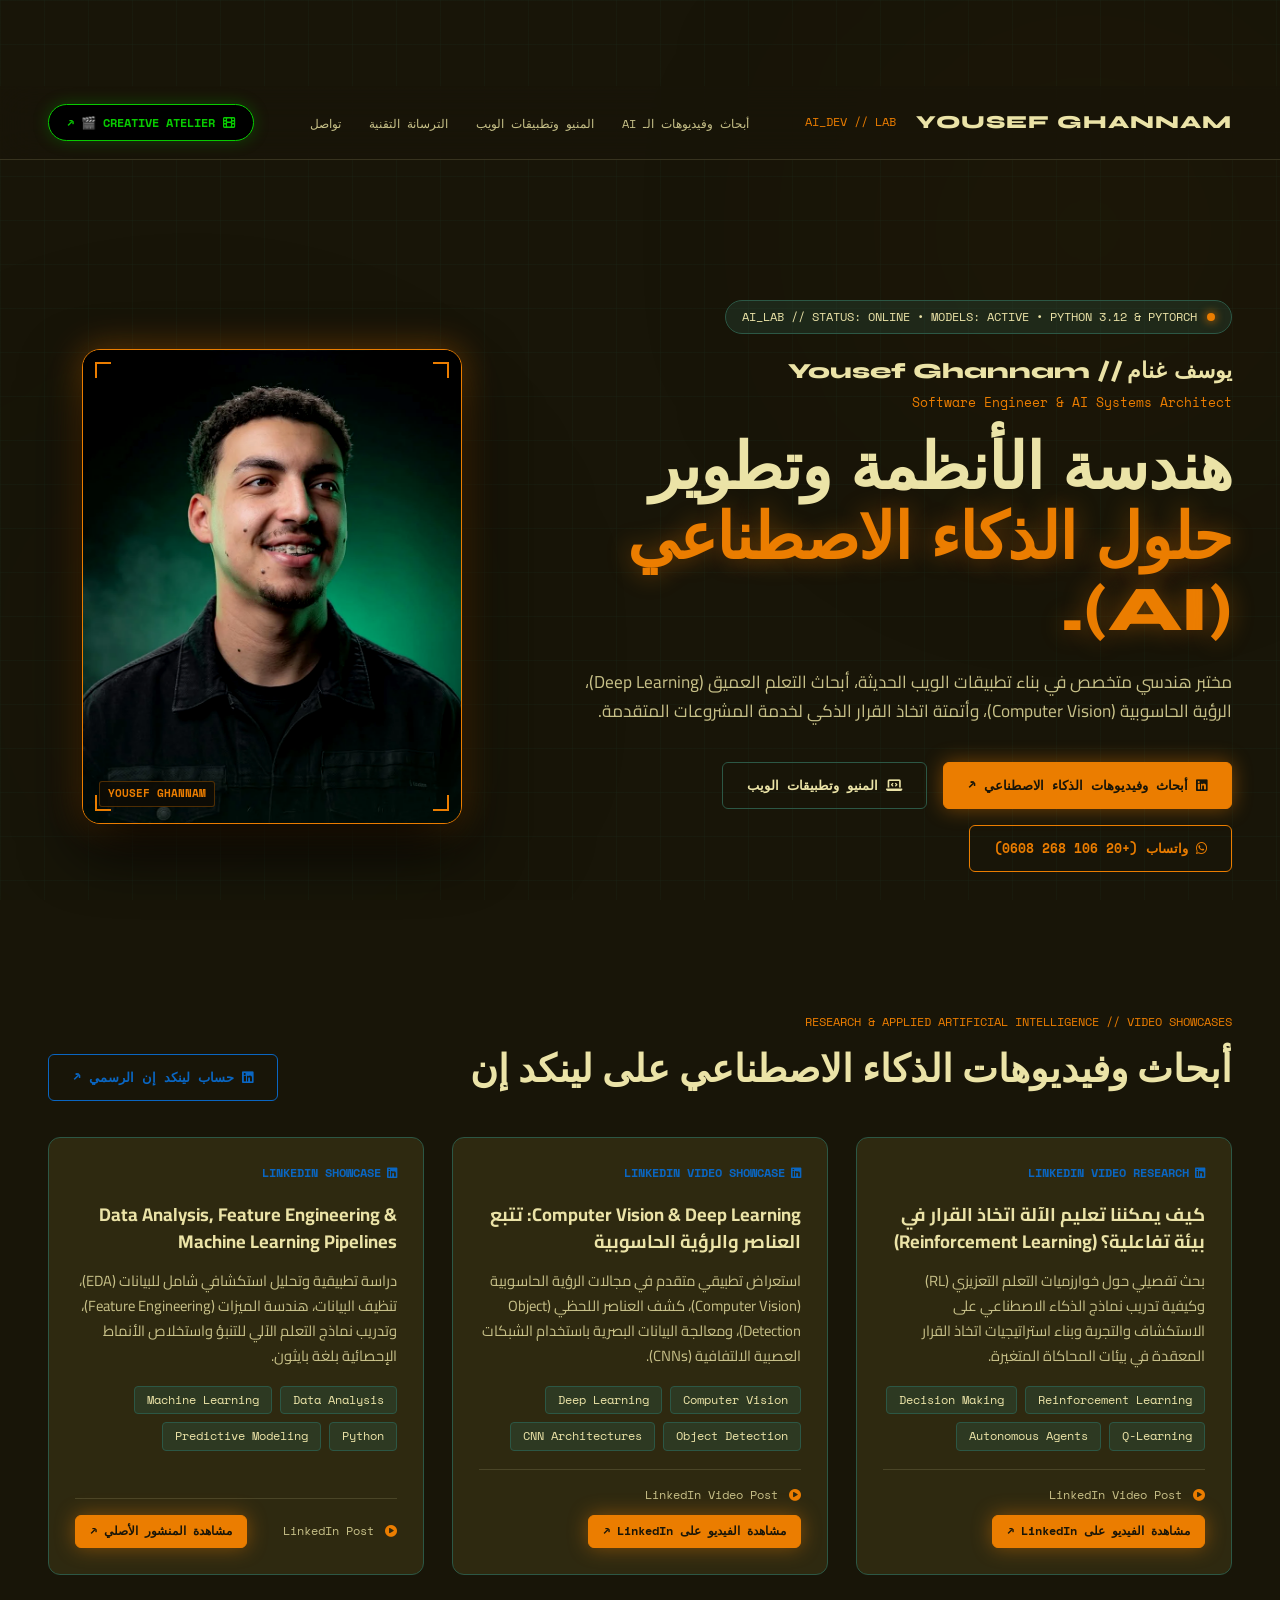
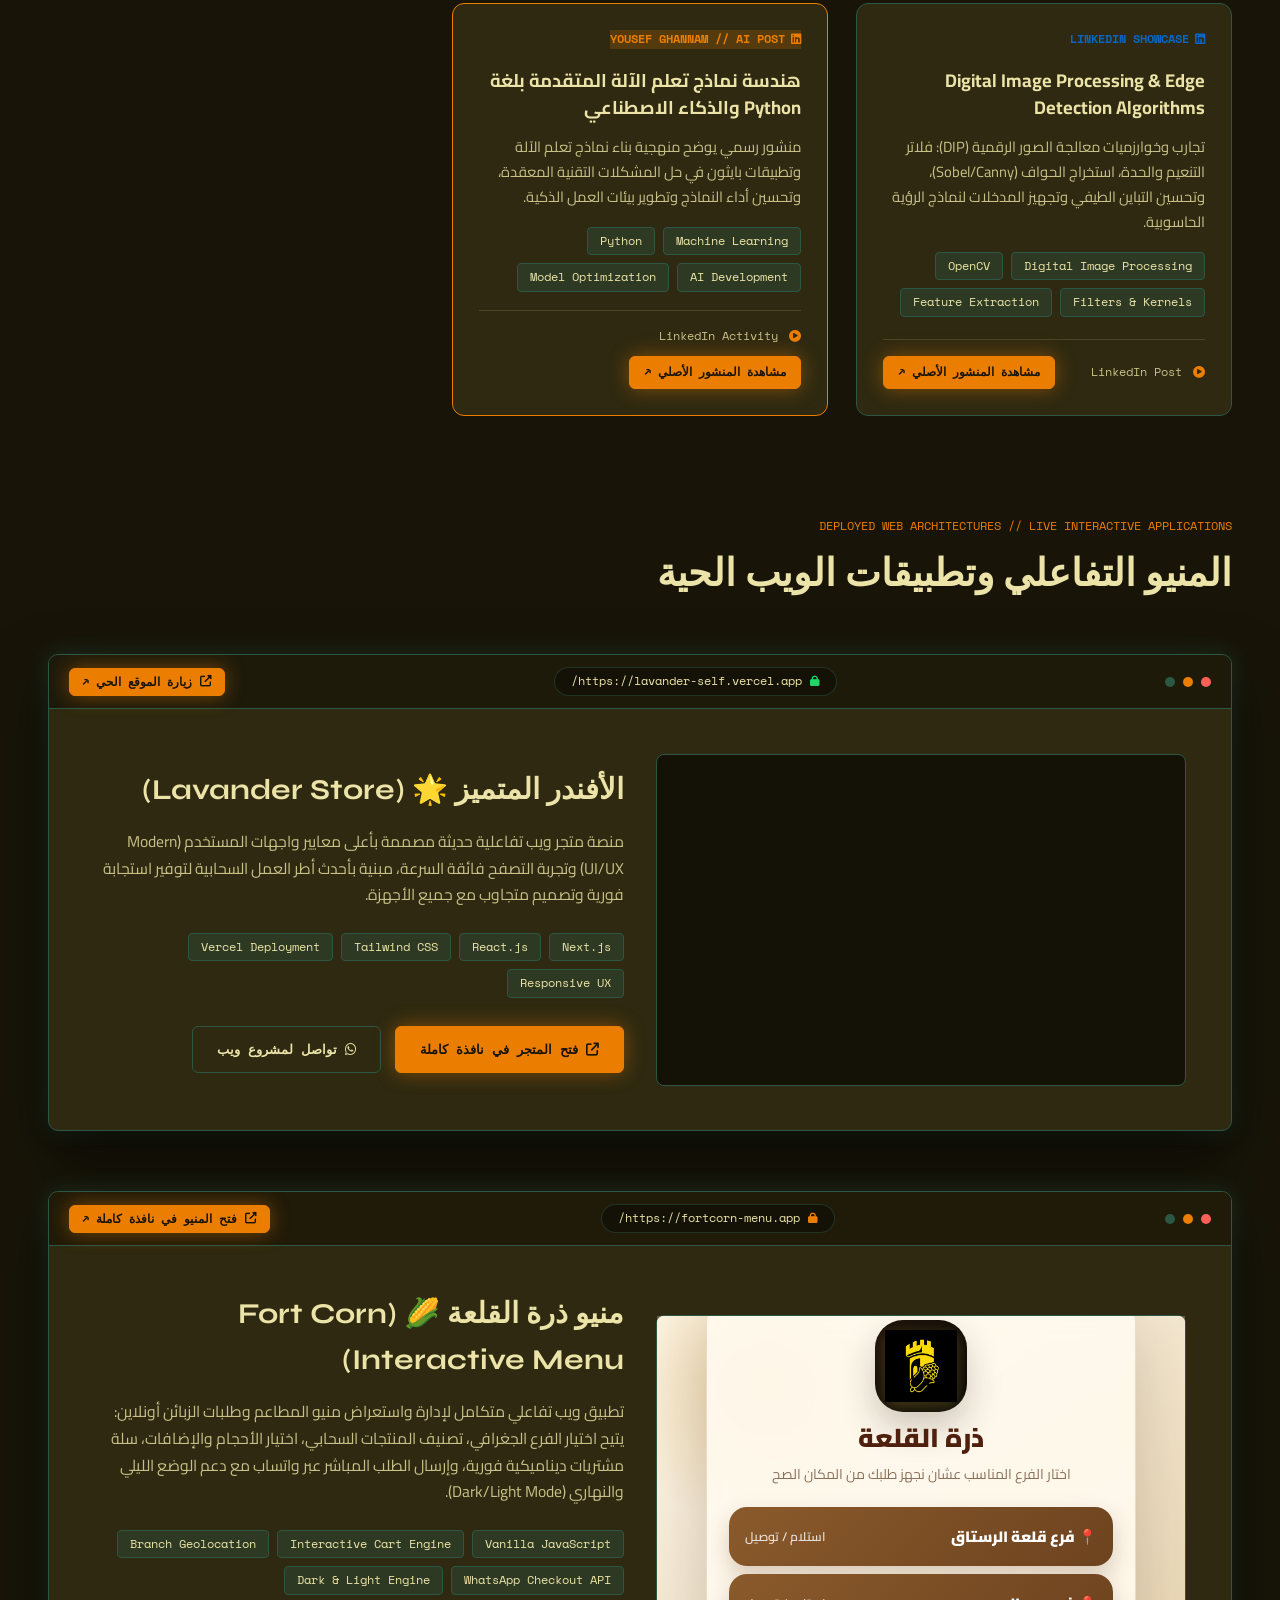
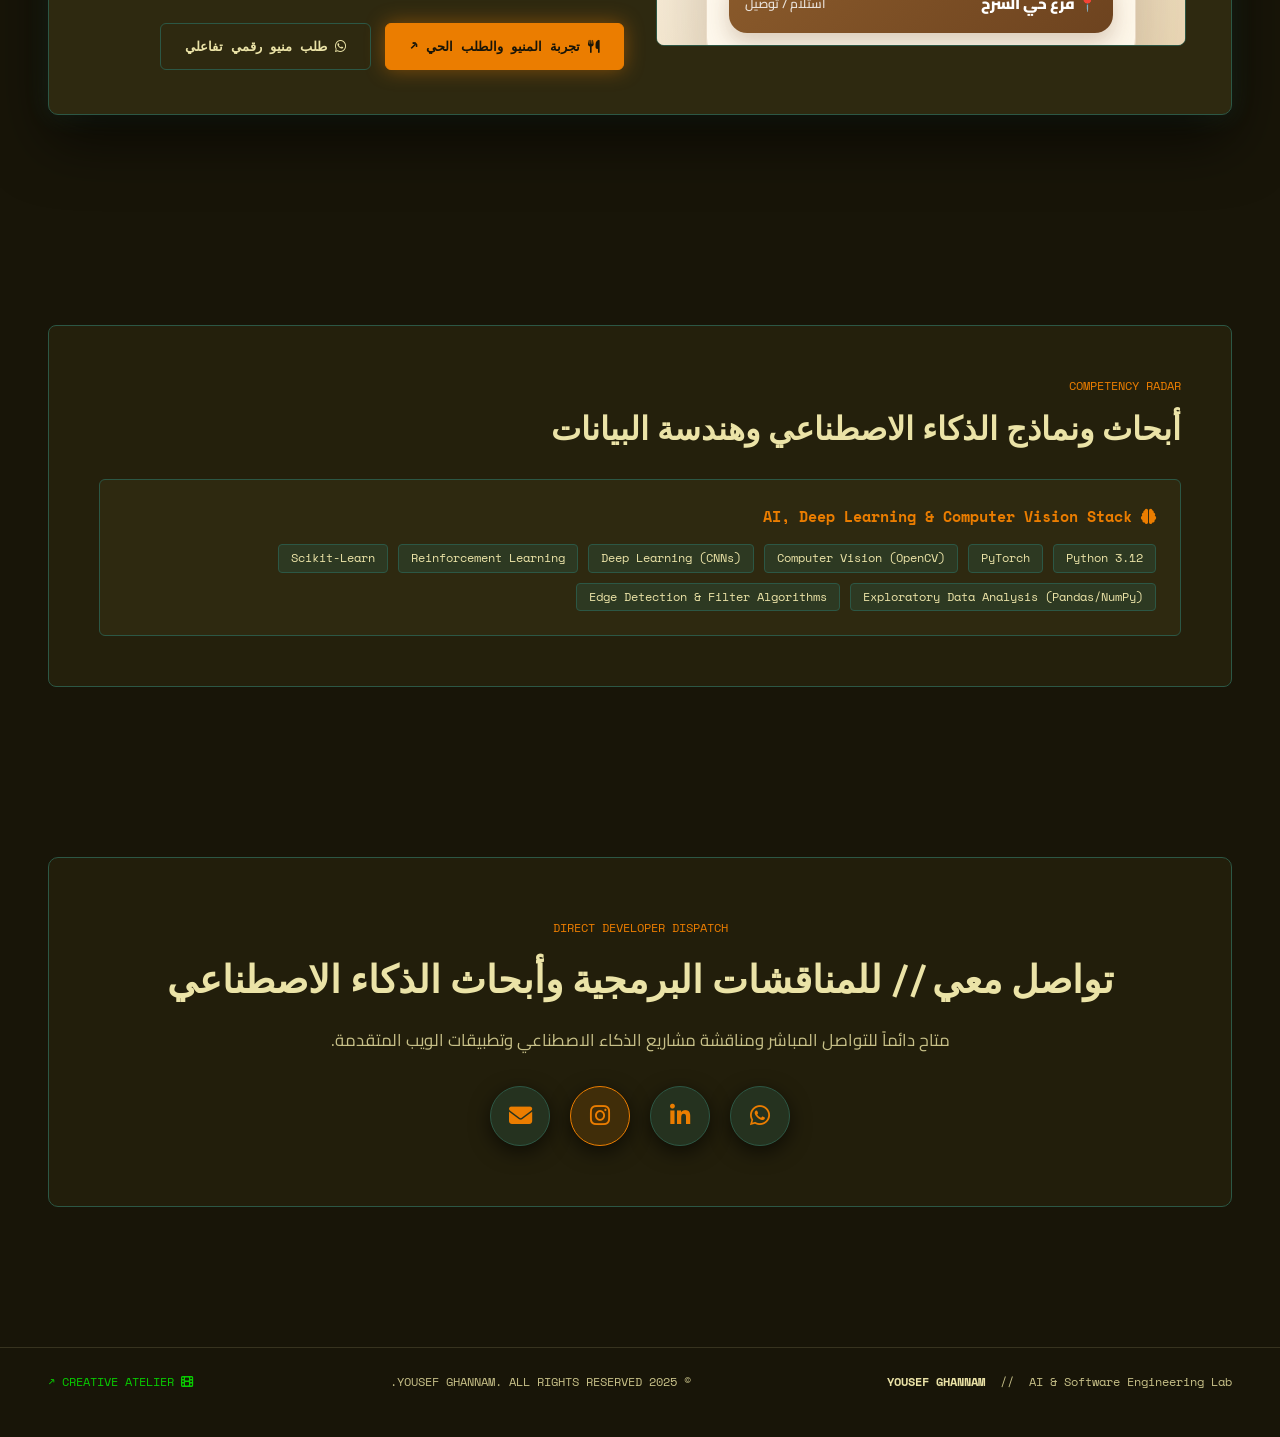
<file: H/software.html>
<!DOCTYPE html>
<html lang="ar" dir="rtl">

<head>
    <meta charset="UTF-8">
    <meta name="viewport" content="width=device-width, initial-scale=1.0">
    <meta name="description" content="يوسف غنام — مختبر البرمجة وهندسة الذكاء الاصطناعي، تطبيقات الويب، ونماذج الرؤية الحاسوبية وتعلم الآلة.">
    <meta name="theme-color" content="#2E2910">
    <title>YOUSEF GHANNAM — AI & Software Engineering Lab</title>

    <!-- FontAwesome 6 Icons -->
    <link rel="stylesheet" href="https://cdnjs.cloudflare.com/ajax/libs/font-awesome/6.4.0/css/all.min.css">

    <!-- Dedicated Isolated Software Stylesheet -->
    <link rel="stylesheet" href="software.css">
</head>

<body>
    <!-- Subtle Matrix Grid Backdrop -->
    <div class="sw-grid-backdrop" aria-hidden="true"></div>

    <!-- Ambient Atmospheric System -->
    <div class="sw-ambient-canvas" aria-hidden="true">
        <div class="sw-ambient-orb sw-ambient-orb-1"></div>
        <div class="sw-ambient-orb sw-ambient-orb-2"></div>
    </div>

    <!-- SOFTWARE LAB MASTHEAD -->
    <header class="sw-masthead">
        <div class="container-atelier">
            <div class="sw-masthead-inner">
                <!-- Brand -->
                <div style="display: flex; align-items: center; gap: 12px;">
                    <a href="software.html" class="sw-brand-callsign">YOUSEF GHANNAM</a>
                    <span class="sw-brand-tag">AI_DEV // LAB</span>
                </div>

                <!-- Desktop Nav -->
                <nav>
                    <ul class="sw-nav-items">
                        <li><a href="#linkedin-projects" class="sw-nav-link" data-lang-key="nav_linkedin">أبحاث وفيديوهات الـ AI</a></li>
                        <li><a href="#interactive-apps" class="sw-nav-link" data-lang-key="nav_web_apps">المنيو وتطبيقات الويب</a></li>
                        <li><a href="#tech-matrix" class="sw-nav-link" data-lang-key="nav_tech">الترسانة التقنية</a></li>
                        <li><a href="#contact" class="sw-nav-link" data-lang-key="nav_contact">تواصل</a></li>
                    </ul>
                </nav>

                <!-- Tools & Switch to Creative -->
                <div style="display: flex; align-items: center; gap: 14px;">
                    <!-- Direct Link to Creative Atelier Page -->
                    <a href="index.html" class="btn-switch-realm" title="الانتقال إلى أستوديو الإخراج والمونتاج">
                        <i class="fas fa-film"></i>
                        <span>CREATIVE ATELIER 🎬 ↗</span>
                    </a>

                    <button class="sw-hamburger-btn" id="sw-mobile-toggle" aria-label="القائمة">
                        <i class="fas fa-bars"></i>
                    </button>
                </div>
            </div>
        </div>
    </header>

    <!-- MOBILE DRAWER -->
    <div class="sw-mobile-drawer" id="sw-mobile-drawer">
        <a href="#linkedin-projects" class="sw-nav-link">أبحاث وفيديوهات الـ AI</a>
        <a href="#interactive-apps" class="sw-nav-link">المنيو وتطبيقات الويب</a>
        <a href="#tech-matrix" class="sw-nav-link">الترسانة التقنية</a>
        <a href="#contact" class="sw-nav-link">تواصل معي</a>
        <a href="index.html" style="color: #08CB00; font-weight: 700; margin-top: 8px;"><i class="fas fa-film"></i> CREATIVE ATELIER 🎬 ↗</a>
    </div>

    <!-- MAIN SOFTWARE CONTENT -->
    <main>
        <!-- HERO SECTION -->
        <section class="sw-hero-section">
            <div class="container-atelier">
                <div class="sw-hero-grid">
                    <!-- Right: Typography & Actions -->
                    <div class="sw-hero-content-col">
                        <div class="sw-status-pill">
                            <span class="sw-status-pulse"></span>
                            <span>AI_LAB // STATUS: ONLINE • MODELS: ACTIVE • PYTHON 3.12 & PYTORCH</span>
                        </div>

                        <div class="sw-hero-author-badge">
                            <span class="sw-author-name">يوسف غنام // Yousef Ghannam</span>
                            <span class="sw-author-role">Software Engineer & AI Systems Architect</span>
                        </div>

                        <h1 class="sw-headline-monument">
                            <span data-lang-key="hero_title_1">هندسة الأنظمة وتطوير</span><br>
                            <span class="highlight-amber" data-lang-key="hero_title_2">حلول الذكاء الاصطناعي (AI).</span>
                        </h1>

                        <p class="sw-lead-para" data-lang-key="hero_lead">
                            مختبر هندسي متخصص في بناء تطبيقات الويب الحديثة، أبحاث التعلم العميق (Deep Learning)، الرؤية الحاسوبية (Computer Vision)، وأتمتة اتخاذ القرار الذكي لخدمة المشروعات المتقدمة.
                        </p>

                        <div class="sw-action-cluster">
                            <a href="#linkedin-projects" class="btn-sw-primary">
                                <i class="fab fa-linkedin"></i>
                                <span data-lang-key="btn_view_li">أبحاث وفيديوهات الذكاء الاصطناعي ↗</span>
                            </a>
                            <a href="#interactive-apps" class="btn-sw-secondary">
                                <i class="fas fa-laptop-code"></i>
                                <span>المنيو وتطبيقات الويب</span>
                            </a>
                            <a href="https://wa.me/201062680608" target="_blank" rel="noopener" class="btn-sw-secondary" style="border-color: var(--sw-amber-orange); color: var(--sw-amber-orange);">
                                <i class="fab fa-whatsapp"></i>
                                <span>واتساب (+20 106 268 0608)</span>
                            </a>
                        </div>
                    </div>

                    <!-- Left: Engineer Portrait Monolith (Cyber Frame) -->
                    <div class="sw-hero-visual-col">
                        <div class="sw-portrait-monolith">
                            <div class="sw-corner-reticle reticle-tl"></div>
                            <div class="sw-corner-reticle reticle-tr"></div>
                            <div class="sw-corner-reticle reticle-bl"></div>
                            <div class="sw-corner-reticle reticle-br"></div>

                            <span class="sw-hud-corner hud-br">YOUSEF GHANNAM</span>

                            <img src="../images/00000.webp" alt="Yousef Ghannam — AI Systems Architect">
                        </div>
                    </div>
                </div>
            </div>
        </section>

        <!-- 01: LINKEDIN AI & MACHINE LEARNING VIDEO PROJECTS (PLACED FIRST) -->
        <section id="linkedin-projects" style="padding: 60px 0;">
            <div class="container-atelier">
                <div style="display: flex; justify-content: space-between; align-items: flex-end; flex-wrap: wrap; gap: 20px; margin-bottom: 36px;">
                    <div>
                        <div style="font-family: var(--font-mono); font-size: 0.76rem; color: var(--sw-amber-orange); margin-bottom: 8px;">
                            RESEARCH & APPLIED ARTIFICIAL INTELLIGENCE // VIDEO SHOWCASES
                        </div>
                        <h2 style="font-family: var(--font-monument); font-size: clamp(1.8rem, 3vw, 2.6rem); color: var(--sw-cream-sand); margin: 0;" data-lang-key="li_section_title">
                            أبحاث وفيديوهات الذكاء الاصطناعي على لينكد إن
                        </h2>
                    </div>
                    <a href="https://www.linkedin.com/in/yousef-ghannam-editor/" target="_blank" rel="noopener" class="btn-sw-secondary" style="border-color: #0A66C2; color: #0A66C2;">
                        <i class="fab fa-linkedin"></i>
                        <span>حساب لينكد إن الرسمي ↗</span>
                    </a>
                </div>

                <div class="linkedin-showcases-grid">
                    <!-- Project 1 -->
                    <div class="linkedin-project-card">
                        <div class="li-card-header">
                            <div class="li-card-meta">
                                <span class="li-source-tag"><i class="fab fa-linkedin"></i> LINKEDIN VIDEO RESEARCH</span>
                            </div>
                            <span class="li-status-dot"></span>
                        </div>
                        <div class="li-card-body">
                            <h3 class="li-card-title">كيف يمكننا تعليم الآلة اتخاذ القرار في بيئة تفاعلية؟ (Reinforcement Learning)</h3>
                            <p class="li-card-desc">
                                بحث تفصيلي حول خوارزميات التعلم التعزيزي (RL) وكيفية تدريب نماذج الذكاء الاصطناعي على الاستكشاف والتجربة وبناء استراتيجيات اتخاذ القرار المعقدة في بيئات المحاكاة المتغيرة.
                            </p>
                            <div class="li-card-tags">
                                <span class="sw-tag-pill">Reinforcement Learning</span>
                                <span class="sw-tag-pill">Decision Making</span>
                                <span class="sw-tag-pill">Q-Learning</span>
                                <span class="sw-tag-pill">Autonomous Agents</span>
                            </div>
                        </div>
                        <div class="li-card-footer">
                            <span style="font-family: var(--font-mono); font-size: 0.74rem; color: var(--sw-cream-dim);"><i class="fas fa-play-circle" style="color: var(--sw-amber-orange); margin-left: 4px;"></i> LinkedIn Video Post</span>
                            <a href="https://www.linkedin.com/posts/hagar-khalifah-4296ab335_%D9%83%D9%8A%D9%81-%D9%8A%D9%85%D9%83%D9%86%D9%86%D8%A7-%D8%AA%D8%B9%D9%84%D9%8A%D9%85-%D8%A7%D9%84%D8%A2%D9%84%D8%A9-%D8%A7%D8%AA%D8%AE%D8%A7%D8%B0-%D8%A7%D9%84%D9%82%D8%B1%D8%A7%D8%B1-%D9%81%D9%8A-%D8%A8%D9%8A%D8%A6%D8%A9-ugcPost-7478196829332029440-AZ9q" target="_blank" rel="noopener" class="btn-sw-primary" style="padding: 6px 14px; font-size: 0.74rem;">
                                <span>مشاهدة الفيديو على LinkedIn ↗</span>
                            </a>
                        </div>
                    </div>

                    <!-- Project 2 -->
                    <div class="linkedin-project-card">
                        <div class="li-card-header">
                            <div class="li-card-meta">
                                <span class="li-source-tag"><i class="fab fa-linkedin"></i> LINKEDIN VIDEO SHOWCASE</span>
                            </div>
                            <span class="li-status-dot"></span>
                        </div>
                        <div class="li-card-body">
                            <h3 class="li-card-title">Computer Vision & Deep Learning: تتبع العناصر والرؤية الحاسوبية</h3>
                            <p class="li-card-desc">
                                استعراض تطبيقي متقدم في مجالات الرؤية الحاسوبية (Computer Vision)، كشف العناصر اللحظي (Object Detection)، ومعالجة البيانات البصرية باستخدام الشبكات العصبية الالتفافية (CNNs).
                            </p>
                            <div class="li-card-tags">
                                <span class="sw-tag-pill">Computer Vision</span>
                                <span class="sw-tag-pill">Deep Learning</span>
                                <span class="sw-tag-pill">Object Detection</span>
                                <span class="sw-tag-pill">CNN Architectures</span>
                            </div>
                        </div>
                        <div class="li-card-footer">
                            <span style="font-family: var(--font-mono); font-size: 0.74rem; color: var(--sw-cream-dim);"><i class="fas fa-play-circle" style="color: var(--sw-amber-orange); margin-left: 4px;"></i> LinkedIn Video Post</span>
                            <a href="https://www.linkedin.com/posts/mohamed-al-aswad-540a65374_artificialintelligence-deeplearning-computervision-ugcPost-7457081074318254080-c1Ve" target="_blank" rel="noopener" class="btn-sw-primary" style="padding: 6px 14px; font-size: 0.74rem;">
                                <span>مشاهدة الفيديو على LinkedIn ↗</span>
                            </a>
                        </div>
                    </div>

                    <!-- Project 3 -->
                    <div class="linkedin-project-card">
                        <div class="li-card-header">
                            <div class="li-card-meta">
                                <span class="li-source-tag"><i class="fab fa-linkedin"></i> LINKEDIN SHOWCASE</span>
                            </div>
                            <span class="li-status-dot"></span>
                        </div>
                        <div class="li-card-body">
                            <h3 class="li-card-title">Data Analysis, Feature Engineering & Machine Learning Pipelines</h3>
                            <p class="li-card-desc">
                                دراسة تطبيقية وتحليل استكشافي شامل للبيانات (EDA)، تنظيف البيانات، هندسة الميزات (Feature Engineering)، وتدريب نماذج التعلم الآلي للتنبؤ واستخلاص الأنماط الإحصائية بلغة بايثون.
                            </p>
                            <div class="li-card-tags">
                                <span class="sw-tag-pill">Data Analysis</span>
                                <span class="sw-tag-pill">Machine Learning</span>
                                <span class="sw-tag-pill">Python</span>
                                <span class="sw-tag-pill">Predictive Modeling</span>
                            </div>
                        </div>
                        <div class="li-card-footer">
                            <span style="font-family: var(--font-mono); font-size: 0.74rem; color: var(--sw-cream-dim);"><i class="fas fa-play-circle" style="color: var(--sw-amber-orange); margin-left: 4px;"></i> LinkedIn Post</span>
                            <a href="https://www.linkedin.com/posts/yasmin--ehab_dataanalysis-machinelearning-python-ugcPost-7339307563466850305-cYly" target="_blank" rel="noopener" class="btn-sw-primary" style="padding: 6px 14px; font-size: 0.74rem;">
                                <span>مشاهدة المنشور الأصلي ↗</span>
                            </a>
                        </div>
                    </div>

                    <!-- Project 4 -->
                    <div class="linkedin-project-card">
                        <div class="li-card-header">
                            <div class="li-card-meta">
                                <span class="li-source-tag"><i class="fab fa-linkedin"></i> LINKEDIN SHOWCASE</span>
                            </div>
                            <span class="li-status-dot"></span>
                        </div>
                        <div class="li-card-body">
                            <h3 class="li-card-title">Digital Image Processing & Edge Detection Algorithms</h3>
                            <p class="li-card-desc">
                                تجارب وخوارزميات معالجة الصور الرقمية (DIP): فلاتر التنعيم والحدة، استخراج الحواف (Sobel/Canny)، وتحسين التباين الطيفي وتجهيز المدخلات لنماذج الرؤية الحاسوبية.
                            </p>
                            <div class="li-card-tags">
                                <span class="sw-tag-pill">Digital Image Processing</span>
                                <span class="sw-tag-pill">OpenCV</span>
                                <span class="sw-tag-pill">Filters & Kernels</span>
                                <span class="sw-tag-pill">Feature Extraction</span>
                            </div>
                        </div>
                        <div class="li-card-footer">
                            <span style="font-family: var(--font-mono); font-size: 0.74rem; color: var(--sw-cream-dim);"><i class="fas fa-play-circle" style="color: var(--sw-amber-orange); margin-left: 4px;"></i> LinkedIn Post</span>
                            <a href="https://www.linkedin.com/posts/yasmin--ehab_digitalimageprocessing-aistudents-computervision-ugcPost-7337938733041692672-O5fk" target="_blank" rel="noopener" class="btn-sw-primary" style="padding: 6px 14px; font-size: 0.74rem;">
                                <span>مشاهدة المنشور الأصلي ↗</span>
                            </a>
                        </div>
                    </div>

                    <!-- Project 5: Yousef Ghannam Direct AI Activity -->
                    <div class="linkedin-project-card" style="border-color: var(--sw-amber-orange);">
                        <div class="li-card-header">
                            <div class="li-card-meta">
                                <span class="li-source-tag" style="background: rgba(235, 125, 0, 0.2); color: var(--sw-amber-orange);"><i class="fab fa-linkedin"></i> YOUSEF GHANNAM // AI POST</span>
                            </div>
                            <span class="li-status-dot" style="background: var(--sw-amber-orange); box-shadow: 0 0 10px var(--sw-amber-orange);"></span>
                        </div>
                        <div class="li-card-body">
                            <h3 class="li-card-title">هندسة نماذج تعلم الآلة المتقدمة بلغة Python والذكاء الاصطناعي</h3>
                            <p class="li-card-desc">
                                منشور رسمي يوضح منهجية بناء نماذج تعلم الآلة وتطبيقات بايثون في حل المشكلات التقنية المعقدة، وتحسين أداء النماذج وتطوير بيئات العمل الذكية.
                            </p>
                            <div class="li-card-tags">
                                <span class="sw-tag-pill">Machine Learning</span>
                                <span class="sw-tag-pill">Python</span>
                                <span class="sw-tag-pill">AI Development</span>
                                <span class="sw-tag-pill">Model Optimization</span>
                            </div>
                        </div>
                        <div class="li-card-footer">
                            <span style="font-family: var(--font-mono); font-size: 0.74rem; color: var(--sw-cream-dim);"><i class="fas fa-play-circle" style="color: var(--sw-amber-orange); margin-left: 4px;"></i> LinkedIn Activity</span>
                            <a href="https://www.linkedin.com/posts/yousef-ghannam-editor_machinelearning-python-ai-activity-7337475892241207297-dTON" target="_blank" rel="noopener" class="btn-sw-primary" style="padding: 6px 14px; font-size: 0.74rem;">
                                <span>مشاهدة المنشور الأصلي ↗</span>
                            </a>
                        </div>
                    </div>
                </div>
            </div>
        </section>

        <!-- 02: INTERACTIVE WEB APPLICATIONS & DIGITAL MENUS (PLACED BELOW AI VIDEOS) -->
        <section id="interactive-apps" style="padding: 40px 0 80px;">
            <div class="container-atelier">
                <div style="font-family: var(--font-mono); font-size: 0.76rem; color: var(--sw-amber-orange); margin-bottom: 8px;">
                    DEPLOYED WEB ARCHITECTURES // LIVE INTERACTIVE APPLICATIONS
                </div>
                <h2 style="font-family: var(--font-monument); font-size: clamp(1.8rem, 3vw, 2.6rem); margin-bottom: 40px; color: var(--sw-cream-sand);">
                    المنيو التفاعلي وتطبيقات الويب الحية
                </h2>

                <!-- APP 1: LAVANDER STORE -->
                <div class="live-app-feature-box" style="margin-bottom: 60px;">
                    <div class="browser-header-bar">
                        <div class="browser-controls">
                            <span class="b-dot red"></span>
                            <span class="b-dot yellow"></span>
                            <span class="b-dot green"></span>
                        </div>
                        <div class="browser-url-pill">
                            <i class="fas fa-lock" style="font-size: 0.68rem; color: #25D366;"></i>
                            <span>https://lavander-self.vercel.app/</span>
                        </div>
                        <a href="https://lavander-self.vercel.app/" target="_blank" rel="noopener" class="btn-sw-primary" style="padding: 4px 12px; font-size: 0.72rem;">
                            <i class="fas fa-external-link-alt"></i> <span>زيارة الموقع الحي ↗</span>
                        </a>
                    </div>

                    <div class="live-app-body">
                        <div class="live-app-visual-portal">
                            <!-- Live interactive preview frame -->
                            <iframe src="https://lavander-self.vercel.app/" title="Lavander Live App Preview" loading="lazy"></iframe>
                        </div>

                        <div class="live-app-info-dossier">
                            <h3>الأفندر المتميز 🌟 (Lavander Store)</h3>
                            <p>
                                منصة متجر ويب تفاعلية حديثة مصممة بأعلى معايير واجهات المستخدم (Modern UI/UX) وتجربة التصفح فائقة السرعة، مبنية بأحدث أطر العمل السحابية لتوفير استجابة فورية وتصميم متجاوب مع جميع الأجهزة.
                            </p>

                            <div class="live-app-tags">
                                <span class="sw-tag-pill">Next.js</span>
                                <span class="sw-tag-pill">React.js</span>
                                <span class="sw-tag-pill">Tailwind CSS</span>
                                <span class="sw-tag-pill">Vercel Deployment</span>
                                <span class="sw-tag-pill">Responsive UX</span>
                            </div>

                            <div style="display: flex; gap: 14px; flex-wrap: wrap;">
                                <a href="https://lavander-self.vercel.app/" target="_blank" rel="noopener" class="btn-sw-primary">
                                    <i class="fas fa-arrow-up-right-from-square"></i>
                                    <span>فتح المتجر في نافذة كاملة</span>
                                </a>
                                <a href="https://wa.me/201062680608?text=استفسار%20بخصوص%20تطوير%20موقع%20ويب%20مشابه%20لمتجر%20لافندر" target="_blank" rel="noopener" class="btn-sw-secondary">
                                    <i class="fab fa-whatsapp"></i>
                                    <span>تواصل لمشروع ويب</span>
                                </a>
                            </div>
                        </div>
                    </div>
                </div>

                <!-- APP 2: FORT CORN INTERACTIVE MENU (منيو ذرة القلعة) -->
                <div class="live-app-feature-box">
                    <div class="browser-header-bar" style="background: #201A08;">
                        <div class="browser-controls">
                            <span class="b-dot red"></span>
                            <span class="b-dot yellow"></span>
                            <span class="b-dot green"></span>
                        </div>
                        <div class="browser-url-pill">
                            <i class="fas fa-lock" style="font-size: 0.68rem; color: var(--sw-amber-orange);"></i>
                            <span>https://fortcorn-menu.app/</span>
                        </div>
                        <a href="fort-corn/index.html" target="_blank" rel="noopener" class="btn-sw-primary" style="padding: 4px 12px; font-size: 0.72rem;">
                            <i class="fas fa-external-link-alt"></i> <span>فتح المنيو في نافذة كاملة ↗</span>
                        </a>
                    </div>

                    <div class="live-app-body">
                        <div class="live-app-visual-portal">
                            <!-- Live interactive preview frame -->
                            <iframe src="fort-corn/index.html" title="Fort Corn Interactive Menu Preview" loading="lazy"></iframe>
                        </div>

                        <div class="live-app-info-dossier">
                            <h3>منيو ذرة القلعة 🌽 (Fort Corn Interactive Menu)</h3>
                            <p>
                                تطبيق ويب تفاعلي متكامل لإدارة واستعراض منيو المطاعم وطلبات الزبائن أونلاين: يتيح اختيار الفرع الجغرافي، تصنيف المنتجات السحابي، اختيار الأحجام والإضافات، سلة مشتريات ديناميكية فورية، وإرسال الطلب المباشر عبر واتساب مع دعم الوضع الليلي والنهاري (Dark/Light Mode).
                            </p>

                            <div class="live-app-tags">
                                <span class="sw-tag-pill">Vanilla JavaScript</span>
                                <span class="sw-tag-pill">Interactive Cart Engine</span>
                                <span class="sw-tag-pill">Branch Geolocation</span>
                                <span class="sw-tag-pill">WhatsApp Checkout API</span>
                                <span class="sw-tag-pill">Dark & Light Engine</span>
                            </div>

                            <div style="display: flex; gap: 14px; flex-wrap: wrap;">
                                <a href="fort-corn/index.html" target="_blank" rel="noopener" class="btn-sw-primary">
                                    <i class="fas fa-utensils"></i>
                                    <span>تجربة المنيو والطلب الحي ↗</span>
                                </a>
                                <a href="https://wa.me/201062680608?text=استفسار%20بخصوص%20تطوير%20منيو%20ويب%20تفاعلي%20مشابه%20لذرة%20القلعة" target="_blank" rel="noopener" class="btn-sw-secondary">
                                    <i class="fab fa-whatsapp"></i>
                                    <span>طلب منيو رقمي تفاعلي</span>
                                </a>
                            </div>
                        </div>
                    </div>
                </div>

            </div>
        </section>

        <!-- TECHNICAL MATRIX (SKILLS: AI & MACHINE LEARNING) -->
        <section id="tech-matrix" style="padding: 50px 0;">
            <div class="container-atelier">
                <div style="background: #24200C; border: 1.5px solid var(--sw-forest-teal); padding: clamp(28px, 4vw, 50px); border-radius: 8px;">
                    <div style="font-family: var(--font-mono); font-size: 0.76rem; color: var(--sw-amber-orange); margin-bottom: 8px;">COMPETENCY RADAR</div>
                    <h2 style="font-family: var(--font-monument); font-size: clamp(1.6rem, 2.5vw, 2.2rem); color: var(--sw-cream-sand); margin-bottom: 24px;" data-lang-key="tech_title">
                        أبحاث ونماذج الذكاء الاصطناعي وهندسة البيانات
                    </h2>

                    <div style="display: grid; grid-template-columns: 1fr; gap: 24px;">
                        <div style="background: var(--sw-bronze-dark); border: 1px solid var(--sw-forest-teal); padding: 24px; border-radius: 6px;">
                            <h4 style="font-family: var(--font-mono); color: var(--sw-amber-orange); font-size: 0.95rem; margin-bottom: 16px;"><i class="fas fa-brain"></i> AI, Deep Learning & Computer Vision Stack</h4>
                            <div style="display: flex; flex-wrap: wrap; gap: 10px;">
                                <span class="sw-tag-pill">Python 3.12</span>
                                <span class="sw-tag-pill">PyTorch</span>
                                <span class="sw-tag-pill">Computer Vision (OpenCV)</span>
                                <span class="sw-tag-pill">Deep Learning (CNNs)</span>
                                <span class="sw-tag-pill">Reinforcement Learning</span>
                                <span class="sw-tag-pill">Scikit-Learn</span>
                                <span class="sw-tag-pill">Exploratory Data Analysis (Pandas/NumPy)</span>
                                <span class="sw-tag-pill">Edge Detection & Filter Algorithms</span>
                            </div>
                        </div>
                    </div>
                </div>
            </div>
        </section>

        <!-- CONTACT SECTION (ICONS ONLY) -->
        <section id="contact" style="padding: 40px 0 80px;">
            <div class="container-atelier">
                <div class="sw-contact-monolith">
                    <div style="font-family: var(--font-mono); font-size: 0.76rem; color: var(--sw-amber-orange); margin-bottom: 12px;">DIRECT DEVELOPER DISPATCH</div>
                    <h2 style="font-family: var(--font-monument); font-size: clamp(1.8rem, 3vw, 2.6rem); color: var(--sw-cream-sand); margin-bottom: 16px;" data-lang-key="contact_title">
                        تواصل معي // للمناقشات البرمجية وأبحاث الذكاء الاصطناعي
                    </h2>
                    <p style="color: var(--sw-cream-dim); max-width: 650px; margin: 0 auto 30px; font-size: 1.05rem;" data-lang-key="contact_lead">
                        متاح دائماً للتواصل المباشر ومناقشة مشاريع الذكاء الاصطناعي وتطبيقات الويب المتقدمة.
                    </p>

                    <!-- Contact Methods: ONLY ICONS -->
                    <div class="sw-contact-icons-cluster">
                        <a href="https://wa.me/201062680608" class="sw-contact-icon-btn wa-icon" target="_blank" rel="noopener" title="WhatsApp (+20 106 268 0608)" aria-label="WhatsApp">
                            <i class="fab fa-whatsapp"></i>
                        </a>
                        <a href="https://www.linkedin.com/in/yousef-ghannam-editor/" class="sw-contact-icon-btn li-icon" target="_blank" rel="noopener" title="LinkedIn Profile" aria-label="LinkedIn">
                            <i class="fab fa-linkedin-in"></i>
                        </a>
                        <a href="https://www.instagram.com/youssef.ghannam_/" class="sw-contact-icon-btn" style="background: rgba(235,125,0,0.15); border-color: var(--sw-amber-orange); color: var(--sw-amber-orange);" target="_blank" rel="noopener" title="Instagram (@youssef.ghannam_)" aria-label="Instagram">
                            <i class="fab fa-instagram"></i>
                        </a>
                        <a href="mailto:youssefghanamai@gmail.com" class="sw-contact-icon-btn mail-icon" title="Email (youssefghanamai@gmail.com)" aria-label="Email">
                            <i class="fas fa-envelope"></i>
                        </a>
                    </div>
                </div>
            </div>
        </section>
    </main>

    <!-- FOOTER -->
    <footer class="sw-footer-strip">
        <div class="container-atelier" style="display: flex; justify-content: space-between; align-items: center; flex-wrap: wrap; gap: 16px;">
            <div>
                <span style="font-weight: 700; color: var(--sw-cream-sand);">YOUSEF GHANNAM</span>
                <span style="margin: 0 8px;">//</span>
                <span>AI & Software Engineering Lab</span>
            </div>
            <div>© 2025 YOUSEF GHANNAM. ALL RIGHTS RESERVED.</div>
            <div>
                <a href="index.html" style="color: #08CB00;"><i class="fas fa-film"></i> CREATIVE ATELIER ↗</a>
            </div>
        </div>
    </footer>

    <!-- DEDICATED SCRIPT FOR SOFTWARE LAB -->
    <script>
        document.addEventListener('DOMContentLoaded', () => {
            // Mobile Navigation Toggle
            const mobileToggle = document.getElementById('sw-mobile-toggle');
            const mobileDrawer = document.getElementById('sw-mobile-drawer');
            if (mobileToggle && mobileDrawer) {
                mobileToggle.addEventListener('click', () => {
                    mobileDrawer.classList.toggle('active');
                    const icon = mobileToggle.querySelector('i');
                    if (icon) {
                        icon.className = mobileDrawer.classList.contains('active') ? 'fas fa-times' : 'fas fa-bars';
                    }
                });

                mobileDrawer.querySelectorAll('a').forEach(link => {
                    link.addEventListener('click', () => {
                        mobileDrawer.classList.remove('active');
                        const icon = mobileToggle.querySelector('i');
                        if (icon) icon.className = 'fas fa-bars';
                    });
                });
            }
        });
    </script>
</body>

</html>
</file>
<file: H/software.css>
/* ==========================================================================
   YOUSEF GHANNAM — AI & SOFTWARE ENGINEERING LAB
   Dedicated Software Architecture Stylesheet
   Palette: Dark Bronze (#2E2910) | Deep Forest Teal (#2C5745) | Warm Cream (#EBE3A7) | Electric Amber (#EB7D00)
   ========================================================================== */

@import url('https://fonts.googleapis.com/css2?family=Cairo:wght@400;500;600;700;800;900&family=Plus+Jakarta+Sans:ital,wght@0,300;0,400;0,500;0,600;0,700;0,800;1,400&family=Space+Grotesk:wght@400;500;600;700&family=Space+Mono:ital,wght@0,400;0,700;1,400&family=Syne:wght@700;800&display=swap');

:root {
    --sw-bg-void: #181508;
    --sw-bronze-dark: #2E2910;
    --sw-bronze-elevated: #3E3716;
    --sw-forest-teal: #2C5745;
    --sw-forest-teal-light: #3D7860;
    --sw-cream-sand: #EBE3A7;
    --sw-cream-dim: #C7C088;
    --sw-amber-orange: #EB7D00;
    --sw-amber-glow: rgba(235, 125, 0, 0.45);
    --sw-teal-glow: rgba(44, 87, 69, 0.45);
    --sw-hairline: rgba(235, 227, 167, 0.15);
    --sw-hairline-amber: rgba(235, 125, 0, 0.35);

    --font-monument: 'Syne', 'Plus Jakarta Sans', sans-serif;
    --font-editorial: 'Space Grotesk', 'Plus Jakarta Sans', sans-serif;
    --font-body: 'Plus Jakarta Sans', sans-serif;
    --font-mono: 'Space Mono', monospace;
    --font-arabic: 'Cairo', 'Plus Jakarta Sans', sans-serif;
}

*, *::before, *::after {
    margin: 0;
    padding: 0;
    box-sizing: border-box;
}

html {
    scroll-behavior: smooth;
    font-size: 16px;
    background-color: var(--sw-bg-void);
    color: var(--sw-cream-sand);
}

body {
    font-family: var(--font-body);
    background-color: var(--sw-bg-void);
    color: var(--sw-cream-sand);
    line-height: 1.6;
    overflow-x: hidden;
    position: relative;
    -webkit-font-smoothing: antialiased;
    padding-top: 86px;
}

html[dir="rtl"] body {
    font-family: var(--font-arabic);
}

a {
    color: inherit;
    text-decoration: none;
}

button, input, select {
    font-family: inherit;
    font-size: inherit;
    color: inherit;
}

.container-atelier {
    width: 100%;
    max-width: 1360px;
    margin: 0 auto;
    padding: 0 clamp(20px, 4vw, 48px);
}

/* Subtle Cyber Grid */
.sw-grid-backdrop {
    position: fixed;
    inset: 0;
    pointer-events: none;
    background-image: 
        linear-gradient(to right, rgba(44, 87, 69, 0.09) 1px, transparent 1px),
        linear-gradient(to bottom, rgba(44, 87, 69, 0.09) 1px, transparent 1px);
    background-size: 44px 44px;
    z-index: 0;
}

/* Header Masthead */
.sw-masthead {
    position: fixed;
    top: 0;
    left: 0;
    width: 100%;
    z-index: 990;
    background: rgba(24, 21, 8, 0.88);
    border-bottom: 1px solid var(--sw-hairline);
    backdrop-filter: blur(20px);
    padding: 18px 0;
}

.sw-masthead-inner {
    display: flex;
    justify-content: space-between;
    align-items: center;
    gap: 20px;
}

.sw-brand-callsign {
    font-family: var(--font-monument);
    font-weight: 800;
    font-size: 1.15rem;
    color: var(--sw-cream-sand);
    letter-spacing: 1px;
}

.sw-brand-tag {
    font-family: var(--font-mono);
    font-size: 0.74rem;
    color: var(--sw-amber-orange);
    margin-right: 8px;
}

.sw-nav-items {
    display: flex;
    align-items: center;
    gap: 28px;
    list-style: none;
}

.sw-nav-link {
    font-family: var(--font-mono);
    font-size: 0.78rem;
    color: var(--sw-cream-dim);
    transition: color 0.2s ease;
}

.sw-nav-link:hover {
    color: var(--sw-amber-orange);
}

.btn-switch-realm {
    display: inline-flex;
    align-items: center;
    gap: 8px;
    background: #000;
    border: 1.5px solid #08CB00;
    color: #08CB00;
    padding: 8px 18px;
    border-radius: 30px;
    font-family: var(--font-mono);
    font-size: 0.76rem;
    font-weight: 700;
    cursor: pointer;
    box-shadow: 0 0 16px rgba(8, 203, 0, 0.25);
    transition: all 0.25s ease;
}

.btn-switch-realm:hover {
    background: #08CB00;
    color: #000;
}

/* Software Hero */
.sw-hero-section {
    padding: 140px 0 80px;
    position: relative;
    z-index: 1;
}

.sw-hero-grid {
    display: grid;
    grid-template-columns: 1.2fr 0.8fr;
    gap: clamp(32px, 5vw, 64px);
    align-items: center;
}

.sw-hero-content-col {
    display: flex;
    flex-direction: column;
}

.sw-hero-author-badge {
    display: flex;
    flex-direction: column;
    margin-bottom: 20px;
}

.sw-author-name {
    font-family: var(--font-monument);
    font-size: clamp(1.1rem, 1.8vw, 1.35rem);
    color: var(--sw-cream-sand);
    font-weight: 800;
}

.sw-author-role {
    font-family: var(--font-mono);
    font-size: 0.84rem;
    color: var(--sw-amber-orange);
    margin-top: 4px;
}

.sw-hero-visual-col {
    display: flex;
    justify-content: center;
    align-items: center;
}

.sw-portrait-monolith {
    position: relative;
    width: 100%;
    max-width: 380px;
    aspect-ratio: 4 / 5;
    border-radius: 18px;
    border: 1.8px solid var(--sw-amber-orange);
    background: #141206;
    overflow: hidden;
    box-shadow: 0 24px 60px rgba(0, 0, 0, 0.9), 0 0 35px var(--sw-amber-glow);
}

.sw-portrait-monolith img {
    width: 100%;
    height: 100%;
    object-fit: cover;
    object-position: center 20%;
    display: block;
    filter: contrast(1.1) brightness(0.95);
    transition: transform 0.5s ease;
}

.sw-portrait-monolith:hover img {
    transform: scale(1.04);
}

.sw-corner-reticle {
    position: absolute;
    width: 16px;
    height: 16px;
    border-color: var(--sw-amber-orange);
    border-style: solid;
    z-index: 5;
    pointer-events: none;
}
.sw-corner-reticle.reticle-tl { top: 12px; left: 12px; border-width: 2px 0 0 2px; }
.sw-corner-reticle.reticle-tr { top: 12px; right: 12px; border-width: 2px 2px 0 0; }
.sw-corner-reticle.reticle-bl { bottom: 12px; left: 12px; border-width: 0 0 2px 2px; }
.sw-corner-reticle.reticle-br { bottom: 12px; right: 12px; border-width: 0 2px 2px 0; }

.sw-hud-corner {
    position: absolute;
    font-family: var(--font-mono);
    font-size: 0.68rem;
    font-weight: 700;
    color: var(--sw-amber-orange);
    background: rgba(14, 12, 5, 0.88);
    padding: 3px 8px;
    border-radius: 3px;
    border: 1px solid rgba(235, 125, 0, 0.3);
    z-index: 4;
}
.sw-hud-corner.hud-tl { top: 16px; left: 16px; }
.sw-hud-corner.hud-tr { top: 16px; right: 16px; }
.sw-hud-corner.hud-bl { bottom: 16px; left: 16px; }
.sw-hud-corner.hud-br { bottom: 16px; right: 16px; }

html[dir="rtl"] .sw-hud-corner.hud-tl { left: auto; right: 16px; }
html[dir="rtl"] .sw-hud-corner.hud-tr { right: auto; left: 16px; }
html[dir="rtl"] .sw-hud-corner.hud-bl { left: auto; right: 16px; }
html[dir="rtl"] .sw-hud-corner.hud-br { right: auto; left: 16px; }

@media (max-width: 991px) {
    .sw-hero-grid {
        grid-template-columns: 1fr;
        text-align: center;
        gap: 36px;
    }
    .sw-hero-author-badge {
        align-items: center;
    }
    .sw-lead-para {
        margin-left: auto;
        margin-right: auto;
    }
    .sw-action-cluster {
        justify-content: center;
    }
    .sw-portrait-monolith {
        max-width: 300px;
    }
}

.sw-status-pill {
    display: inline-flex;
    align-items: center;
    gap: 10px;
    background: rgba(44, 87, 69, 0.3);
    border: 1px solid var(--sw-forest-teal);
    padding: 6px 16px;
    border-radius: 30px;
    margin-bottom: 20px;
    font-family: var(--font-mono);
    font-size: 0.76rem;
    color: var(--sw-cream-sand);
    width: fit-content;
}

.sw-status-pulse {
    width: 8px;
    height: 8px;
    border-radius: 50%;
    background: var(--sw-amber-orange);
    box-shadow: 0 0 10px var(--sw-amber-orange);
    animation: swBlink 1.8s infinite;
}

@keyframes swBlink {
    0%, 100% { opacity: 1; }
    50% { opacity: 0.3; }
}

.sw-headline-monument {
    font-family: var(--font-monument);
    font-size: clamp(2.4rem, 5vw, 4.4rem);
    font-weight: 800;
    line-height: 1.1;
    color: var(--sw-cream-sand);
    letter-spacing: -1px;
    margin-bottom: 22px;
}

.sw-headline-monument .highlight-amber {
    color: var(--sw-amber-orange);
    text-shadow: 0 0 25px rgba(235, 125, 0, 0.4);
}

.sw-lead-para {
    font-size: clamp(1.05rem, 1.35vw, 1.25rem);
    color: var(--sw-cream-dim);
    max-width: 740px;
    line-height: 1.7;
    margin-bottom: 36px;
}

.sw-action-cluster {
    display: flex;
    gap: 16px;
    flex-wrap: wrap;
}

.btn-sw-primary {
    background: var(--sw-amber-orange);
    color: #181508;
    border: 1px solid var(--sw-amber-orange);
    padding: 12px 24px;
    border-radius: 6px;
    font-family: var(--font-mono);
    font-size: 0.82rem;
    font-weight: 700;
    display: inline-flex;
    align-items: center;
    gap: 8px;
    cursor: pointer;
    box-shadow: 0 0 20px var(--sw-amber-glow);
    transition: all 0.25s ease;
}

.btn-sw-primary:hover {
    background: #FF9419;
    transform: translateY(-2px);
}

.btn-sw-secondary {
    background: transparent;
    color: var(--sw-cream-sand);
    border: 1px solid var(--sw-forest-teal);
    padding: 12px 24px;
    border-radius: 6px;
    font-family: var(--font-mono);
    font-size: 0.82rem;
    font-weight: 700;
    display: inline-flex;
    align-items: center;
    gap: 8px;
    cursor: pointer;
    transition: all 0.25s ease;
}

.btn-sw-secondary:hover {
    border-color: var(--sw-cream-sand);
    background: rgba(235, 227, 167, 0.08);
}

/* Live Web App Featured Preview (Lavander) */
.live-app-feature-box {
    margin: 50px 0 80px;
    background: var(--sw-bronze-dark);
    border: 1.5px solid var(--sw-forest-teal);
    border-radius: 10px;
    overflow: hidden;
    box-shadow: 0 25px 60px rgba(0, 0, 0, 0.6), 0 0 25px var(--sw-teal-glow);
}

.browser-header-bar {
    background: #1D1A0A;
    border-bottom: 1px solid var(--sw-forest-teal);
    padding: 12px 20px;
    display: flex;
    justify-content: space-between;
    align-items: center;
}

.browser-controls {
    display: flex;
    gap: 8px;
}

.b-dot {
    width: 10px;
    height: 10px;
    border-radius: 50%;
}
.b-dot.red { background: #FF5F56; }
.b-dot.yellow { background: var(--sw-amber-orange); }
.b-dot.green { background: var(--sw-forest-teal); }

.browser-url-pill {
    background: #141206;
    border: 1px solid rgba(44, 87, 69, 0.5);
    padding: 4px 16px;
    border-radius: 20px;
    font-family: var(--font-mono);
    font-size: 0.74rem;
    color: var(--sw-cream-sand);
    display: flex;
    align-items: center;
    gap: 8px;
}

.live-app-body {
    display: grid;
    grid-template-columns: 1fr 1fr;
    gap: 32px;
    padding: clamp(24px, 3.5vw, 48px);
    align-items: center;
}

@media (max-width: 991px) {
    .live-app-body {
        grid-template-columns: 1fr;
    }
}

.live-app-visual-portal {
    background: #141206;
    border: 1px solid var(--sw-forest-teal);
    border-radius: 8px;
    aspect-ratio: 16 / 10;
    overflow: hidden;
    position: relative;
    display: flex;
    align-items: center;
    justify-content: center;
}

.live-app-visual-portal iframe {
    width: 100%;
    height: 100%;
    border: none;
    pointer-events: auto;
}

.live-app-info-dossier h3 {
    font-family: var(--font-monument);
    font-size: 1.8rem;
    color: var(--sw-cream-sand);
    margin-bottom: 16px;
}

.live-app-info-dossier p {
    color: var(--sw-cream-dim);
    font-size: 0.98rem;
    line-height: 1.7;
    margin-bottom: 24px;
}

.live-app-tags {
    display: flex;
    flex-wrap: wrap;
    gap: 8px;
    margin-bottom: 28px;
}

.sw-tag-pill {
    background: rgba(44, 87, 69, 0.35);
    border: 1px solid var(--sw-forest-teal);
    color: var(--sw-cream-sand);
    font-family: var(--font-mono);
    font-size: 0.72rem;
    padding: 4px 12px;
    border-radius: 4px;
}

/* LinkedIn Projects Grid */
.linkedin-showcases-grid {
    display: grid;
    grid-template-columns: repeat(auto-fill, minmax(340px, 1fr));
    gap: 28px;
    margin-top: 36px;
}

.linkedin-project-card {
    background: var(--sw-bronze-dark);
    border: 1px solid var(--sw-forest-teal);
    border-radius: 12px;
    padding: 26px;
    display: flex;
    flex-direction: column;
    justify-content: space-between;
    gap: 18px;
    transition: transform 0.3s cubic-bezier(0.16, 1, 0.3, 1), border-color 0.3s ease, box-shadow 0.3s ease;
}

.linkedin-project-card:hover {
    transform: translateY(-5px);
    border-color: var(--sw-amber-orange);
    box-shadow: 0 16px 40px rgba(0, 0, 0, 0.6), 0 0 25px var(--sw-amber-glow);
}

.li-card-header {
    display: flex;
    justify-content: space-between;
    align-items: center;
    width: 100%;
}

.li-source-tag {
    font-family: var(--font-mono);
    font-size: 0.74rem;
    color: #0A66C2;
    display: flex;
    align-items: center;
    gap: 6px;
    font-weight: 700;
}

.li-card-body {
    display: flex;
    flex-direction: column;
    gap: 12px;
    flex-grow: 1;
}

.li-card-title {
    font-family: var(--font-arabic);
    font-weight: 700;
    font-size: 1.15rem;
    color: var(--sw-cream-sand);
    line-height: 1.5;
    margin: 0;
}

.li-card-desc {
    color: var(--sw-cream-dim);
    font-size: 0.92rem;
    line-height: 1.7;
    margin: 0;
}

.li-card-tags {
    display: flex;
    flex-wrap: wrap;
    gap: 8px;
    margin-top: 6px;
}

.li-card-footer {
    border-top: 1px solid var(--sw-hairline);
    padding-top: 16px;
    display: flex;
    justify-content: space-between;
    align-items: center;
    gap: 10px;
    flex-wrap: wrap;
}

/* Interactive Developer Terminal */
.terminal-monolith {
    background: #181508;
    border: 1px solid var(--sw-forest-teal);
    border-radius: 8px;
    overflow: hidden;
    box-shadow: 0 20px 50px rgba(0, 0, 0, 0.7), 0 0 25px var(--sw-teal-glow);
    margin: 40px 0 60px;
}

.terminal-top-bar {
    background: #24200C;
    border-bottom: 1px solid var(--sw-forest-teal);
    padding: 10px 18px;
    display: flex;
    justify-content: space-between;
    align-items: center;
}

.terminal-dots-cluster {
    display: flex;
    gap: 8px;
}

.t-dot {
    width: 10px;
    height: 10px;
    border-radius: 50%;
}
.t-dot.red { background: #FF5F56; }
.t-dot.amber { background: var(--sw-amber-orange); }
.t-dot.teal { background: var(--sw-forest-teal); }

.terminal-screen-body {
    padding: 20px 24px;
    font-family: var(--font-mono);
    font-size: 0.86rem;
    color: var(--sw-cream-sand);
    line-height: 1.6;
    min-height: 220px;
    max-height: 360px;
    overflow-y: auto;
}

.t-line {
    margin-bottom: 8px;
}

.t-dim { color: rgba(235, 227, 167, 0.5); }
.t-amber { color: var(--sw-amber-orange); font-weight: 700; }
.t-teal { color: #488E71; }

.terminal-prompt-row {
    display: flex;
    align-items: center;
    gap: 10px;
    margin-top: 12px;
    border-top: 1px dashed rgba(44, 87, 69, 0.4);
    padding-top: 12px;
}

.t-prompt-symbol {
    color: var(--sw-amber-orange);
    font-weight: 700;
}

.terminal-cli-input {
    flex: 1;
    background: transparent;
    border: none;
    color: var(--sw-cream-sand);
    font-family: var(--font-mono);
    font-size: 0.9rem;
    outline: none;
}

.t-quick-chips {
    display: flex;
    gap: 8px;
    flex-wrap: wrap;
    padding: 10px 24px 16px;
    background: #181508;
    border-top: 1px solid rgba(44, 87, 69, 0.3);
}

.t-chip-btn {
    background: rgba(44, 87, 69, 0.25);
    border: 1px solid var(--sw-forest-teal);
    color: var(--sw-cream-sand);
    font-family: var(--font-mono);
    font-size: 0.72rem;
    padding: 4px 12px;
    border-radius: 4px;
    cursor: pointer;
    transition: all 0.2s ease;
}

.t-chip-btn:hover {
    background: var(--sw-amber-orange);
    color: #181508;
    border-color: var(--sw-amber-orange);
}

/* Contact Footer */
.sw-contact-monolith {
    margin-top: 80px;
    padding: clamp(32px, 5vw, 60px);
    background: #221E0B;
    border: 1.5px solid var(--sw-forest-teal);
    border-radius: 10px;
    text-align: center;
}

.sw-contact-icons-cluster {
    display: flex;
    justify-content: center;
    align-items: center;
    gap: 20px;
    flex-wrap: wrap;
    margin-top: 32px;
}

.sw-contact-icon-btn {
    width: 60px;
    height: 60px;
    border-radius: 50%;
    background: rgba(44, 87, 69, 0.35);
    border: 1.5px solid var(--sw-forest-teal);
    color: var(--sw-amber-orange);
    display: inline-flex;
    align-items: center;
    justify-content: center;
    font-size: 1.45rem;
    text-decoration: none;
    transition: all 0.3s cubic-bezier(0.16, 1, 0.3, 1);
    box-shadow: 0 6px 20px rgba(0, 0, 0, 0.6);
}

.sw-contact-icon-btn:hover {
    background: var(--sw-amber-orange);
    color: #181508;
    border-color: var(--sw-amber-orange);
    transform: translateY(-5px) scale(1.12);
    box-shadow: 0 10px 30px var(--sw-amber-glow);
}

.sw-contact-icon-btn.wa-icon:hover {
    background: #25D366;
    border-color: #25D366;
    color: #FFFFFF;
    box-shadow: 0 10px 30px rgba(37, 211, 102, 0.5);
}

.sw-contact-icon-btn.li-icon:hover {
    background: #0A66C2;
    border-color: #0A66C2;
    color: #FFFFFF;
    box-shadow: 0 10px 30px rgba(10, 102, 194, 0.5);
}

.sw-contact-icon-btn.mail-icon:hover {
    background: #EA4335;
    border-color: #EA4335;
    color: #FFFFFF;
    box-shadow: 0 10px 30px rgba(234, 67, 53, 0.5);
}

.sw-footer-strip {
    border-top: 1px solid var(--sw-hairline);
    padding: 24px 0;
    margin-top: 60px;
    font-family: var(--font-mono);
    font-size: 0.76rem;
    color: var(--sw-cream-dim);
}

/* Mobile Masthead Drawer & Responsive */
.sw-hamburger-btn {
    display: none;
    background: rgba(44, 87, 69, 0.35);
    border: 1px solid var(--sw-forest-teal);
    color: var(--sw-amber-orange);
    width: 42px;
    height: 42px;
    border-radius: 8px;
    cursor: pointer;
    font-size: 1.15rem;
    align-items: center;
    justify-content: center;
    transition: all 0.2s ease;
}

.sw-hamburger-btn:hover {
    background: var(--sw-amber-orange);
    color: #181508;
}

.sw-mobile-drawer {
    position: fixed;
    top: 78px;
    left: 0;
    width: 100%;
    background: rgba(24, 21, 8, 0.98);
    border-bottom: 2px solid var(--sw-forest-teal);
    box-shadow: 0 20px 40px rgba(0, 0, 0, 0.85);
    padding: 24px clamp(16px, 4vw, 32px);
    display: flex;
    flex-direction: column;
    gap: 16px;
    z-index: 989;
    transform: translateY(-130%);
    opacity: 0;
    pointer-events: none;
    transition: all 0.35s cubic-bezier(0.16, 1, 0.3, 1);
}

.sw-mobile-drawer.active {
    transform: translateY(0);
    opacity: 1;
    pointer-events: auto;
}

.sw-mobile-drawer .sw-nav-link {
    font-size: 1rem;
    padding: 8px 0;
    border-bottom: 1px solid rgba(235, 227, 167, 0.08);
}

@media (max-width: 960px) {
    .sw-nav-items {
        display: none;
    }
    .sw-hamburger-btn {
        display: inline-flex;
    }
}

/* ==========================================================================
   AMBIENT ATMOSPHERIC CANVAS (SOFTWARE LAB PALETTE)
   ========================================================================== */
.sw-ambient-canvas {
    position: fixed;
    inset: 0;
    width: 100vw;
    height: 100vh;
    pointer-events: none;
    z-index: 0;
    overflow: hidden;
}

.sw-ambient-orb {
    position: absolute;
    border-radius: 50%;
    filter: blur(140px);
    pointer-events: none;
    opacity: 0.6;
    will-change: transform;
}

.sw-ambient-orb-1 {
    top: -10vh;
    right: -10vw;
    width: 50vw;
    height: 50vw;
    background: radial-gradient(circle, rgba(235, 125, 0, 0.12) 0%, rgba(46, 41, 16, 0.05) 50%, transparent 70%);
    animation: swOrb1 20s infinite alternate ease-in-out;
}

.sw-ambient-orb-2 {
    bottom: -10vh;
    left: -10vw;
    width: 50vw;
    height: 50vw;
    background: radial-gradient(circle, rgba(44, 87, 69, 0.14) 0%, transparent 70%);
    animation: swOrb2 25s infinite alternate ease-in-out;
}

@keyframes swOrb1 {
    0% { transform: translate3d(0, 0, 0) scale(1); }
    100% { transform: translate3d(-35px, 40px, 0) scale(1.08); }
}

@keyframes swOrb2 {
    0% { transform: translate3d(0, 0, 0) scale(1); }
    100% { transform: translate3d(40px, -35px, 0) scale(1.06); }
}

.sw-masthead,
main,
footer {
    position: relative;
    z-index: 2;
}
</file>
